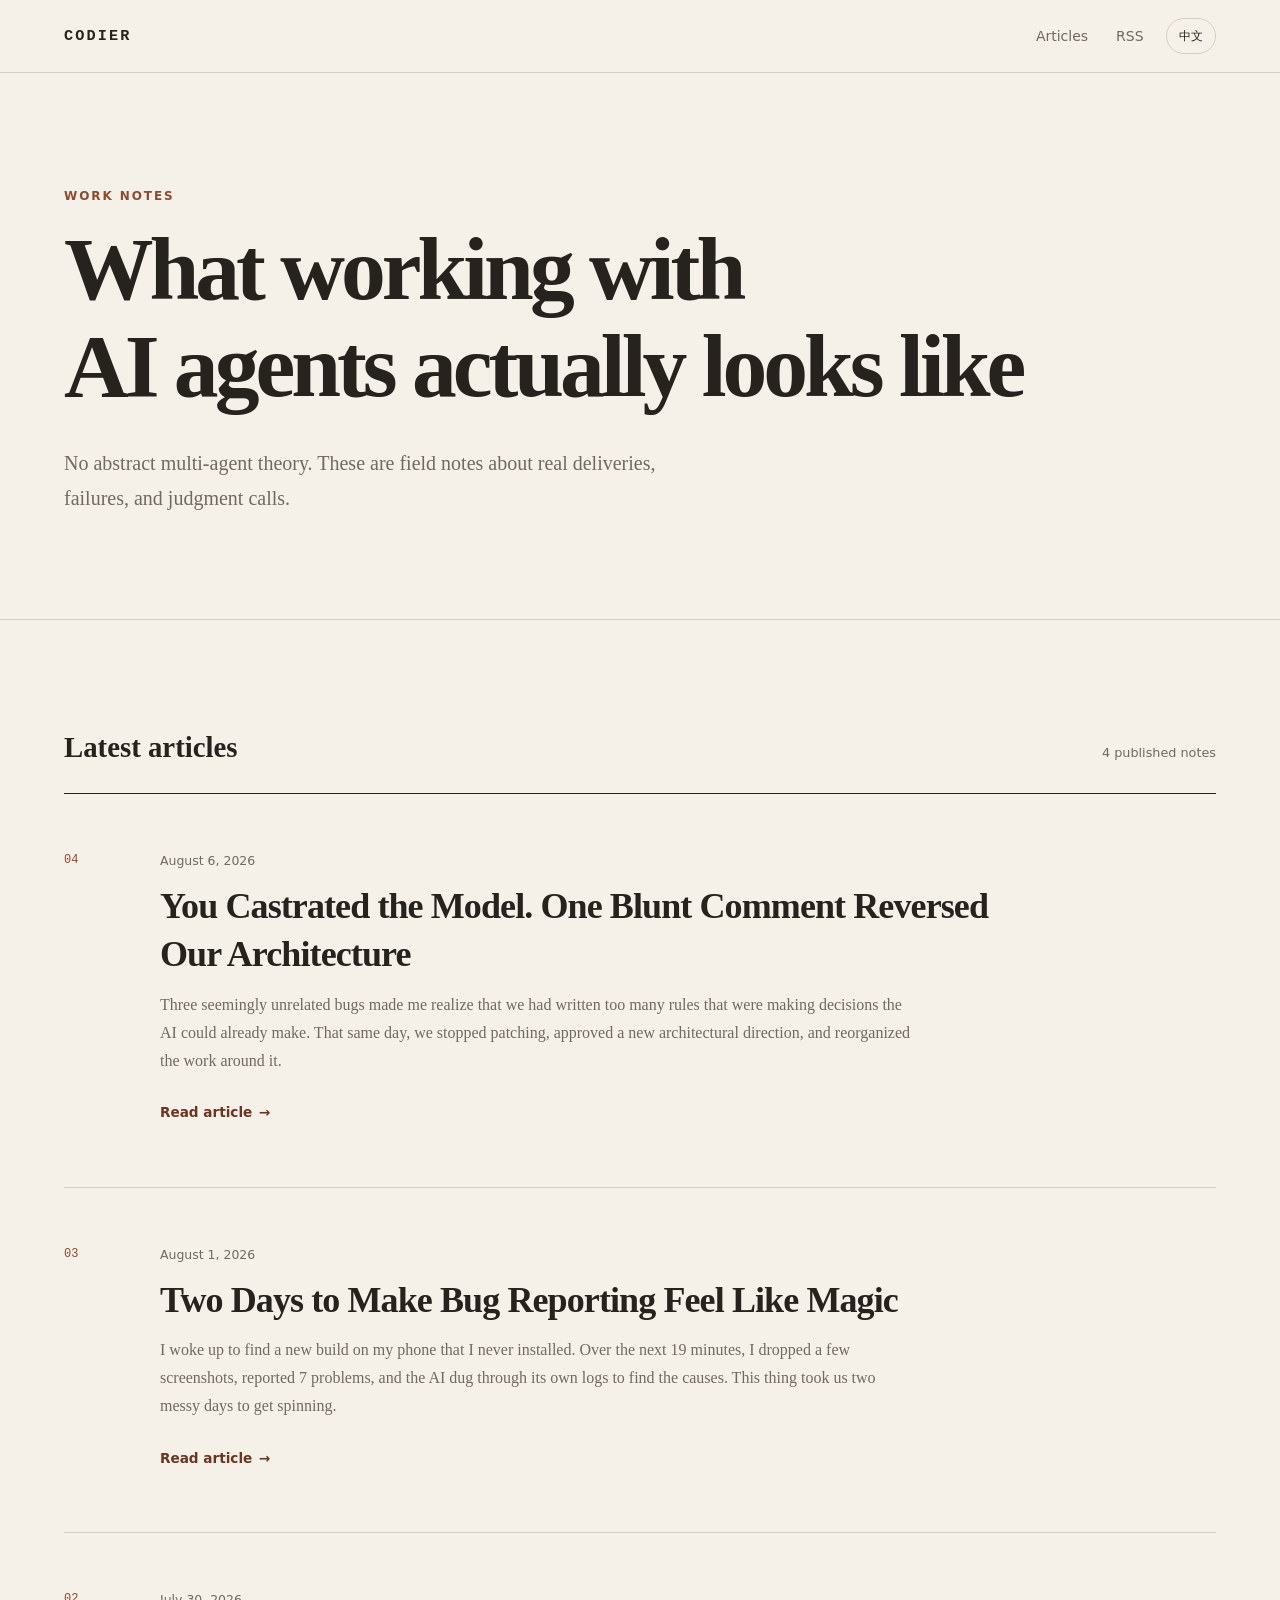
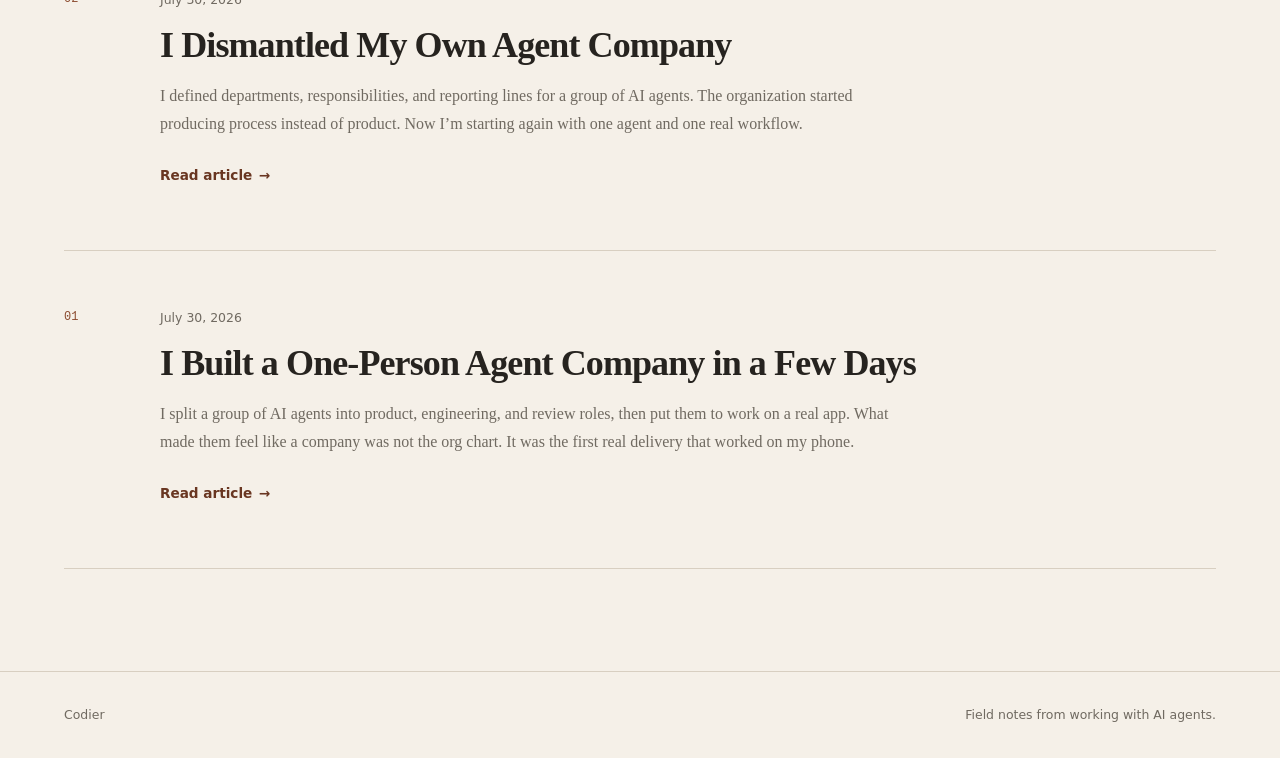
<file: index.html>
<!DOCTYPE html><html lang="zh-CN" data-current-language="zh"><head><meta charset="UTF-8"><meta name="viewport" content="width=device-width, initial-scale=1"><meta name="theme-color" content="#f5f0e8"><meta name="description" content="记录我和 AI agent 一起工作的真实过程、失败与判断。"><meta name="generator" content="Astro v7.1.6"><link rel="canonical" href="https://codier.github.io/"><link rel="alternate" hreflang="zh-CN" href="https://codier.github.io/"><link rel="alternate" hreflang="en" href="https://codier.github.io/en/"><link rel="alternate" hreflang="x-default" href="https://codier.github.io/"><link rel="icon" href="/favicon.svg" type="image/svg+xml"><link rel="alternate" type="application/rss+xml" title="Codier 中文 RSS" href="/rss.xml"><meta property="og:site_name" content="Codier"><meta property="og:type" content="website"><meta property="og:locale" content="zh_CN"><meta property="og:title" content="Codier · 与 AI agent 一起工作"><meta property="og:description" content="记录我和 AI agent 一起工作的真实过程、失败与判断。"><meta property="og:url" content="https://codier.github.io/"><title>Codier · 与 AI agent 一起工作</title><link rel="stylesheet" href="/_astro/BaseLayout.C0Il_AHh.css"></head><body data-alternate-path="/en/"><a class="skip-link" href="#main-content">跳到正文</a><header class="site-header"><div class="header-inner"><a class="wordmark" href="/" aria-label="Codier 首页">Codier</a><div class="header-actions"><nav aria-label="主导航"><a href="/#articles">文章</a><a href="/rss.xml">RSS</a></nav><a class="language-switch" href="/en/#language-en" hreflang="en" data-language-switch="en" aria-label="Switch to English">English</a></div></div></header><main id="main-content"><section class="hero"><div class="hero-inner"><p class="eyebrow">工作笔记</p><h1>我和 AI agent<br>一起工作的现场</h1><p class="hero-intro">这里不谈抽象的多 agent 系统。我记录真实工作里发生的交付、失败和判断。</p></div></section><section class="article-list-section" id="articles" aria-labelledby="articles-title"><div class="section-heading"><h2 id="articles-title">最新文章</h2><p>4 篇公开记录</p></div><ol class="article-list"><li><article class="article-card"><a href="/posts/you-castrated-the-model/" aria-label="阅读：你把模型阉割了：一句吐槽引发的当场架构大反转"><span class="article-number" aria-hidden="true">04</span><div class="article-card-body"><time datetime="2026-08-06T00:00:00.000Z">2026年8月6日</time><h3>你把模型阉割了：一句吐槽引发的当场架构大反转</h3><p>三个看似无关的 Bug，让我发现我们写了太多规则，替 AI 做了它本来会做的判断。当天，我们停掉零散修补，确定了新的架构方向，并把后续工作重新排进计划。</p><span class="read-more">阅读全文 <span aria-hidden="true">→</span></span></div></a></article></li><li><article class="article-card"><a href="/posts/bug-reporting-flywheel/" aria-label="阅读：两天，把报 Bug 变成一件梦幻的事"><span class="article-number" aria-hidden="true">03</span><div class="article-card-body"><time datetime="2026-08-01T00:00:00.000Z">2026年8月1日</time><h3>两天，把报 Bug 变成一件梦幻的事</h3><p>早上醒来，手机上多了一个我没装过的新版本。接下来 19 分钟，我丢了几张截图，报了 7 个问题，AI 自己翻日志找到了原因。这套东西，我们折腾了两天才转起来。</p><span class="read-more">阅读全文 <span aria-hidden="true">→</span></span></div></a></article></li><li><article class="article-card"><a href="/posts/dismantling-my-agent-company/" aria-label="阅读：我亲手删掉了自己的 Agent 公司"><span class="article-number" aria-hidden="true">02</span><div class="article-card-body"><time datetime="2026-07-30T00:00:00.000Z">2026年7月30日</time><h3>我亲手删掉了自己的 Agent 公司</h3><p>我按照人类公司的样子给 Agent 定义部门、职责和汇报关系，结果组织开始生产流程，而不是产品。现在我从一个 Agent 和一项真实工作重新开始。</p><span class="read-more">阅读全文 <span aria-hidden="true">→</span></span></div></a></article></li><li><article class="article-card"><a href="/posts/one-person-agent-company/" aria-label="阅读：我用几天时间，组建了一家只有一个人的 Agent 公司"><span class="article-number" aria-hidden="true">01</span><div class="article-card-body"><time datetime="2026-07-30T00:00:00.000Z">2026年7月30日</time><h3>我用几天时间，组建了一家只有一个人的 Agent 公司</h3><p>我把一群 AI Agent 分成产品、工程和审查角色，让它们为一个真实 App 工作。真正让我觉得它们像一家公司的，不是角色名称，而是一次在手机上跑通的真实交付。</p><span class="read-more">阅读全文 <span aria-hidden="true">→</span></span></div></a></article></li></ol></section></main><footer class="site-footer"><div><span>Codier</span><span>记录与 AI agent 一起工作的现场。</span></div></footer><script>(function(){const lang = "zh";
const alternatePath = "/en/";

      (() => {
        const storageKey = 'codier-language';
        const currentLanguage = lang;
        const counterpart = alternatePath;
        let preference = null;

        try {
          preference = localStorage.getItem(storageKey);
        } catch {
          preference = null;
        }

        const explicitLanguage = location.hash === '#language-zh'
          ? 'zh'
          : location.hash === '#language-en' ? 'en' : null;

        if (explicitLanguage) {
          try {
            localStorage.setItem(storageKey, explicitLanguage);
            preference = explicitLanguage;
          } catch {
            preference = explicitLanguage;
          }
        }

        const browserLanguage = (navigator.languages?.[0] || navigator.language || '').toLowerCase();
        const desiredLanguage = explicitLanguage || (preference === 'zh' || preference === 'en'
          ? preference
          : browserLanguage.startsWith('zh') ? 'zh' : 'en');

        if (desiredLanguage !== currentLanguage) {
          location.replace(counterpart);
          return;
        }

        document.querySelector('[data-language-switch]')?.addEventListener('click', (event) => {
          const target = event.currentTarget.getAttribute('data-language-switch');
          if (target !== 'zh' && target !== 'en') return;
          try {
            localStorage.setItem(storageKey, target);
          } catch {
            // The normal language link still works when storage is unavailable.
          }
        });
      })();
    })();</script></body></html>
</file>
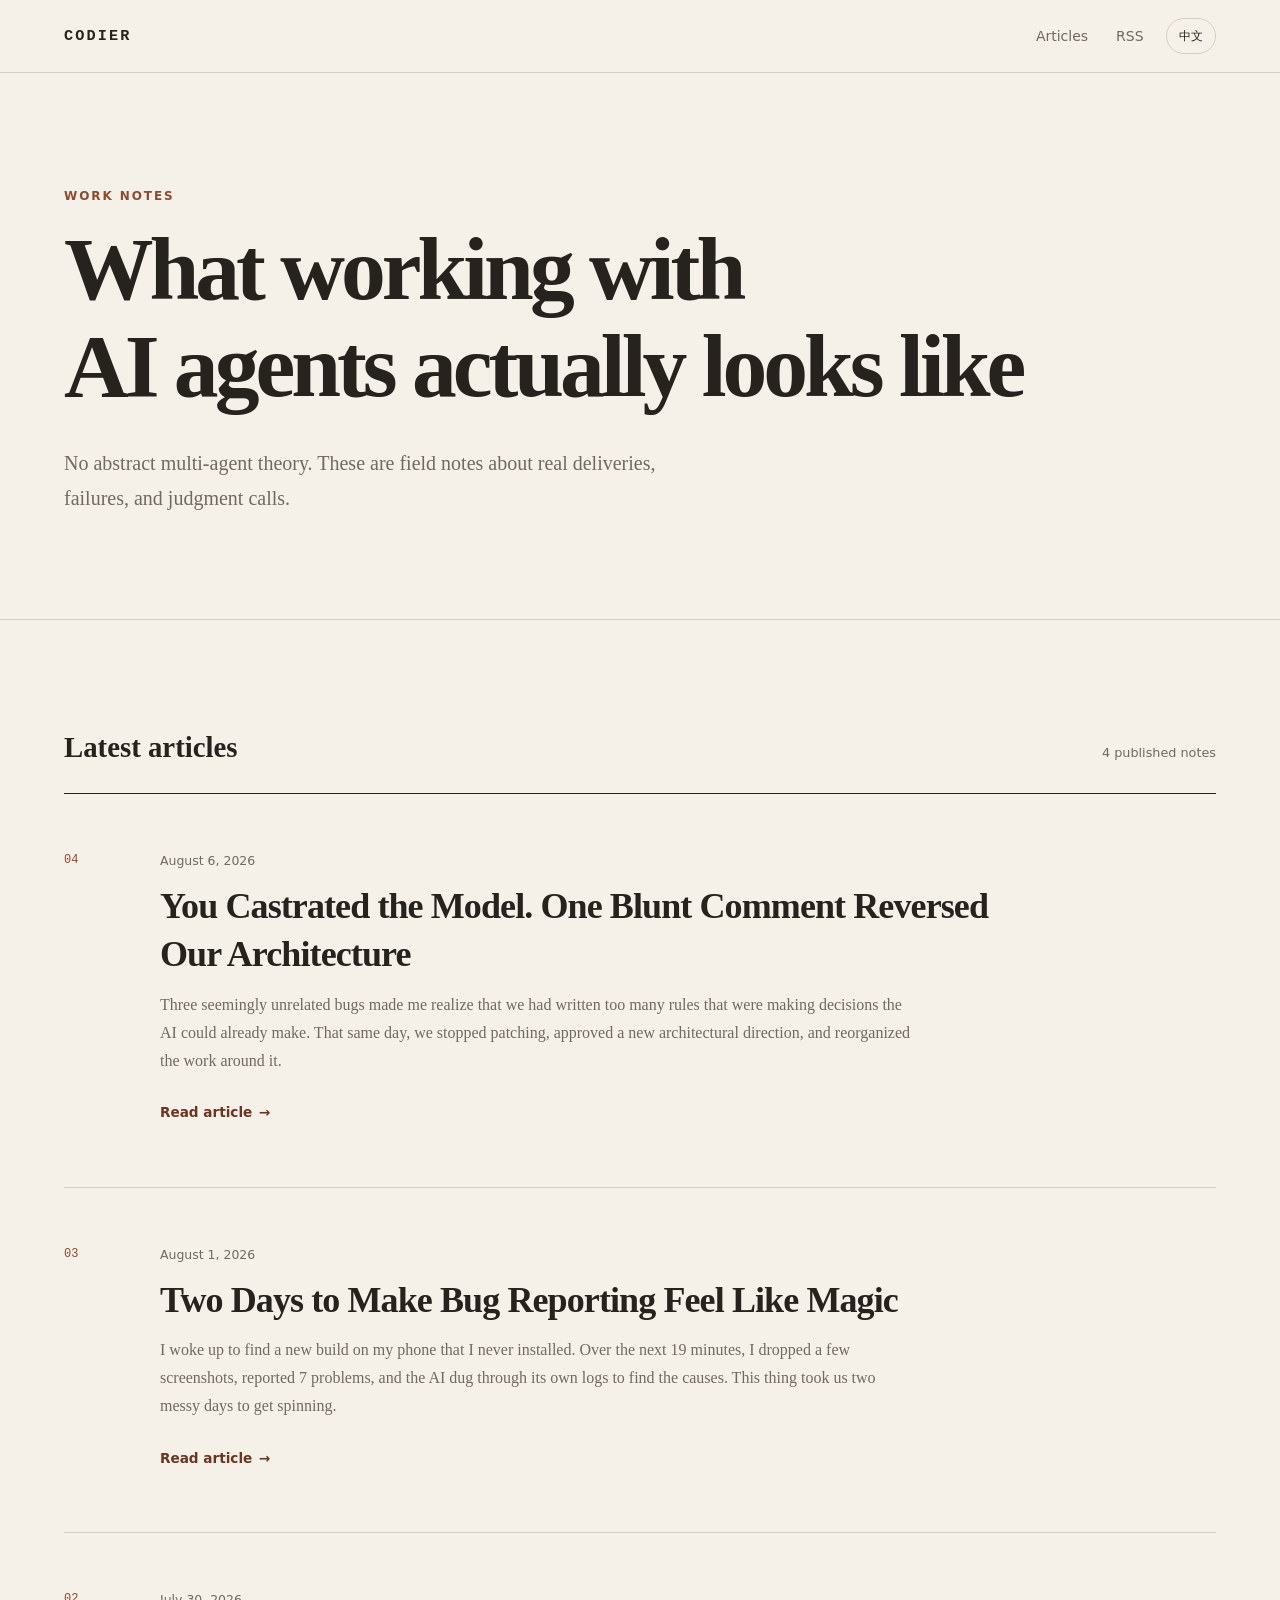
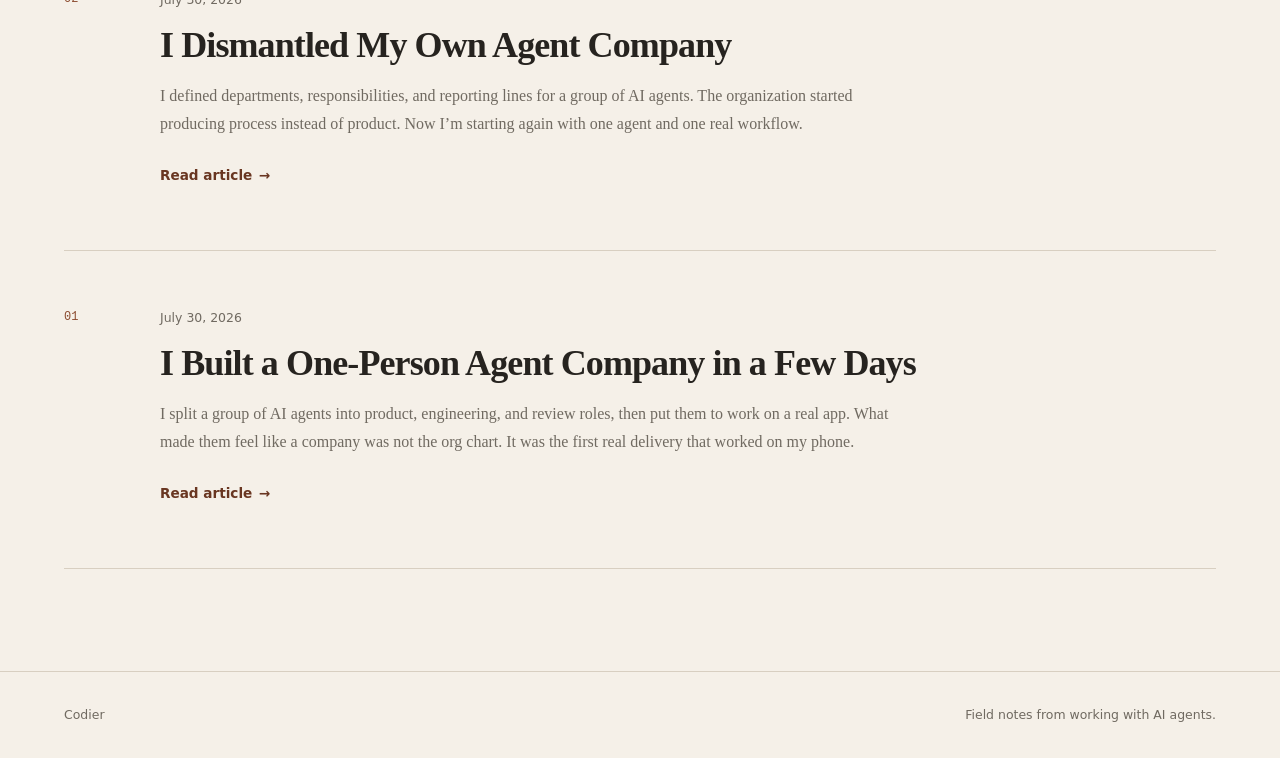
<file: en/index.html>
<!DOCTYPE html><html lang="en" data-current-language="en"><head><meta charset="UTF-8"><meta name="viewport" content="width=device-width, initial-scale=1"><meta name="theme-color" content="#f5f0e8"><meta name="description" content="Field notes from building and working with AI agents: real deliveries, failures, and judgment calls."><meta name="generator" content="Astro v7.1.6"><link rel="canonical" href="https://codier.github.io/en/"><link rel="alternate" hreflang="en" href="https://codier.github.io/en/"><link rel="alternate" hreflang="zh-CN" href="https://codier.github.io/"><link rel="alternate" hreflang="x-default" href="https://codier.github.io/"><link rel="icon" href="/favicon.svg" type="image/svg+xml"><link rel="alternate" type="application/rss+xml" title="Codier English RSS" href="/en/rss.xml"><meta property="og:site_name" content="Codier"><meta property="og:type" content="website"><meta property="og:locale" content="en_US"><meta property="og:title" content="Codier · Working with AI agents"><meta property="og:description" content="Field notes from building and working with AI agents: real deliveries, failures, and judgment calls."><meta property="og:url" content="https://codier.github.io/en/"><title>Codier · Working with AI agents</title><link rel="stylesheet" href="/_astro/BaseLayout.C0Il_AHh.css"></head><body data-alternate-path="/"><a class="skip-link" href="#main-content">Skip to content</a><header class="site-header"><div class="header-inner"><a class="wordmark" href="/en/" aria-label="Codier home">Codier</a><div class="header-actions"><nav aria-label="Main navigation"><a href="/en/#articles">Articles</a><a href="/en/rss.xml">RSS</a></nav><a class="language-switch" href="/#language-zh" hreflang="zh-CN" data-language-switch="zh" aria-label="切换到中文">中文</a></div></div></header><main id="main-content"><section class="hero"><div class="hero-inner"><p class="eyebrow">Work notes</p><h1>What working with<br>AI agents actually looks like</h1><p class="hero-intro">No abstract multi-agent theory. These are field notes about real deliveries, failures, and judgment calls.</p></div></section><section class="article-list-section" id="articles" aria-labelledby="articles-title"><div class="section-heading"><h2 id="articles-title">Latest articles</h2><p>4 published notes</p></div><ol class="article-list"><li><article class="article-card"><a href="/en/posts/you-castrated-the-model/" aria-label="Read: You Castrated the Model. One Blunt Comment Reversed Our Architecture"><span class="article-number" aria-hidden="true">04</span><div class="article-card-body"><time datetime="2026-08-06T00:00:00.000Z">August 6, 2026</time><h3>You Castrated the Model. One Blunt Comment Reversed Our Architecture</h3><p>Three seemingly unrelated bugs made me realize that we had written too many rules that were making decisions the AI could already make. That same day, we stopped patching, approved a new architectural direction, and reorganized the work around it.</p><span class="read-more">Read article <span aria-hidden="true">→</span></span></div></a></article></li><li><article class="article-card"><a href="/en/posts/bug-reporting-flywheel/" aria-label="Read: Two Days to Make Bug Reporting Feel Like Magic"><span class="article-number" aria-hidden="true">03</span><div class="article-card-body"><time datetime="2026-08-01T00:00:00.000Z">August 1, 2026</time><h3>Two Days to Make Bug Reporting Feel Like Magic</h3><p>I woke up to find a new build on my phone that I never installed. Over the next 19 minutes, I dropped a few screenshots, reported 7 problems, and the AI dug through its own logs to find the causes. This thing took us two messy days to get spinning.</p><span class="read-more">Read article <span aria-hidden="true">→</span></span></div></a></article></li><li><article class="article-card"><a href="/en/posts/dismantling-my-agent-company/" aria-label="Read: I Dismantled My Own Agent Company"><span class="article-number" aria-hidden="true">02</span><div class="article-card-body"><time datetime="2026-07-30T00:00:00.000Z">July 30, 2026</time><h3>I Dismantled My Own Agent Company</h3><p>I defined departments, responsibilities, and reporting lines for a group of AI agents. The organization started producing process instead of product. Now I’m starting again with one agent and one real workflow.</p><span class="read-more">Read article <span aria-hidden="true">→</span></span></div></a></article></li><li><article class="article-card"><a href="/en/posts/one-person-agent-company/" aria-label="Read: I Built a One-Person Agent Company in a Few Days"><span class="article-number" aria-hidden="true">01</span><div class="article-card-body"><time datetime="2026-07-30T00:00:00.000Z">July 30, 2026</time><h3>I Built a One-Person Agent Company in a Few Days</h3><p>I split a group of AI agents into product, engineering, and review roles, then put them to work on a real app. What made them feel like a company was not the org chart. It was the first real delivery that worked on my phone.</p><span class="read-more">Read article <span aria-hidden="true">→</span></span></div></a></article></li></ol></section></main><footer class="site-footer"><div><span>Codier</span><span>Field notes from working with AI agents.</span></div></footer><script>(function(){const lang = "en";
const alternatePath = "/";

      (() => {
        const storageKey = 'codier-language';
        const currentLanguage = lang;
        const counterpart = alternatePath;
        let preference = null;

        try {
          preference = localStorage.getItem(storageKey);
        } catch {
          preference = null;
        }

        const explicitLanguage = location.hash === '#language-zh'
          ? 'zh'
          : location.hash === '#language-en' ? 'en' : null;

        if (explicitLanguage) {
          try {
            localStorage.setItem(storageKey, explicitLanguage);
            preference = explicitLanguage;
          } catch {
            preference = explicitLanguage;
          }
        }

        const browserLanguage = (navigator.languages?.[0] || navigator.language || '').toLowerCase();
        const desiredLanguage = explicitLanguage || (preference === 'zh' || preference === 'en'
          ? preference
          : browserLanguage.startsWith('zh') ? 'zh' : 'en');

        if (desiredLanguage !== currentLanguage) {
          location.replace(counterpart);
          return;
        }

        document.querySelector('[data-language-switch]')?.addEventListener('click', (event) => {
          const target = event.currentTarget.getAttribute('data-language-switch');
          if (target !== 'zh' && target !== 'en') return;
          try {
            localStorage.setItem(storageKey, target);
          } catch {
            // The normal language link still works when storage is unavailable.
          }
        });
      })();
    })();</script></body></html>
</file>
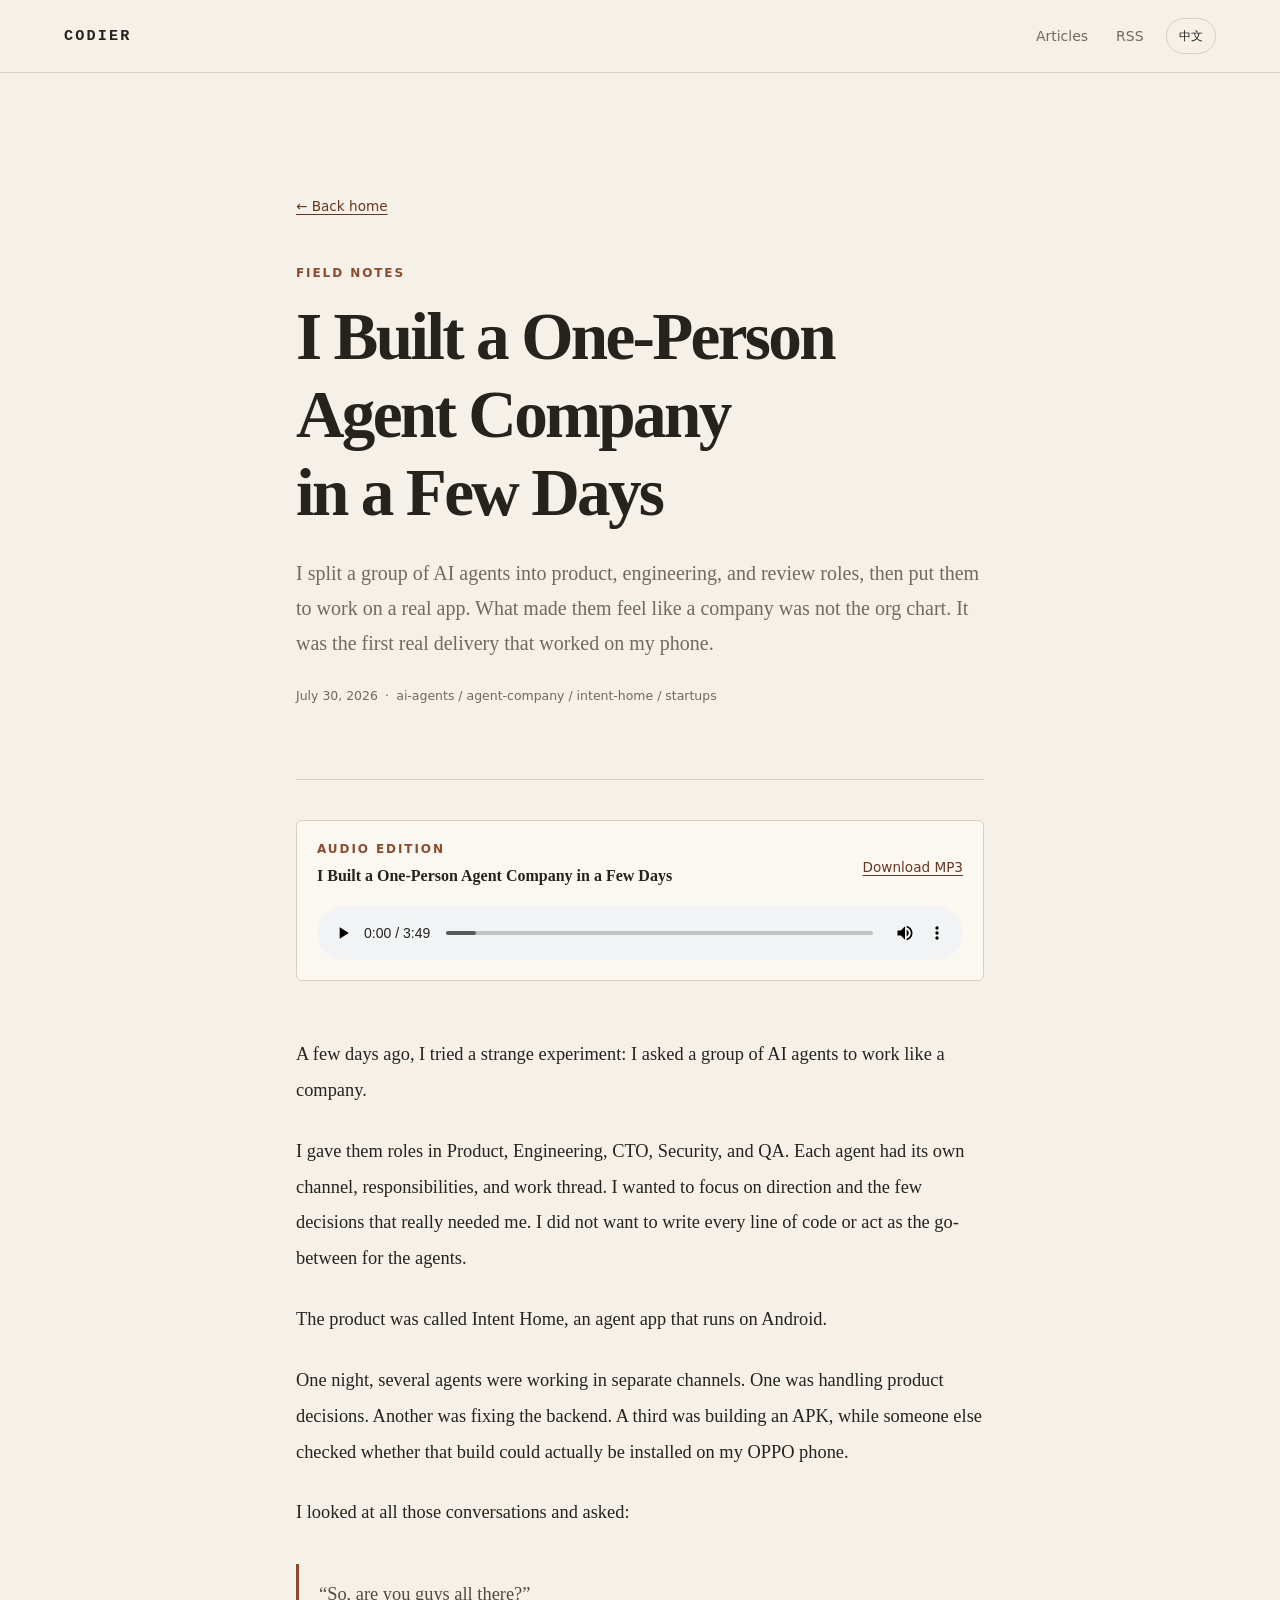
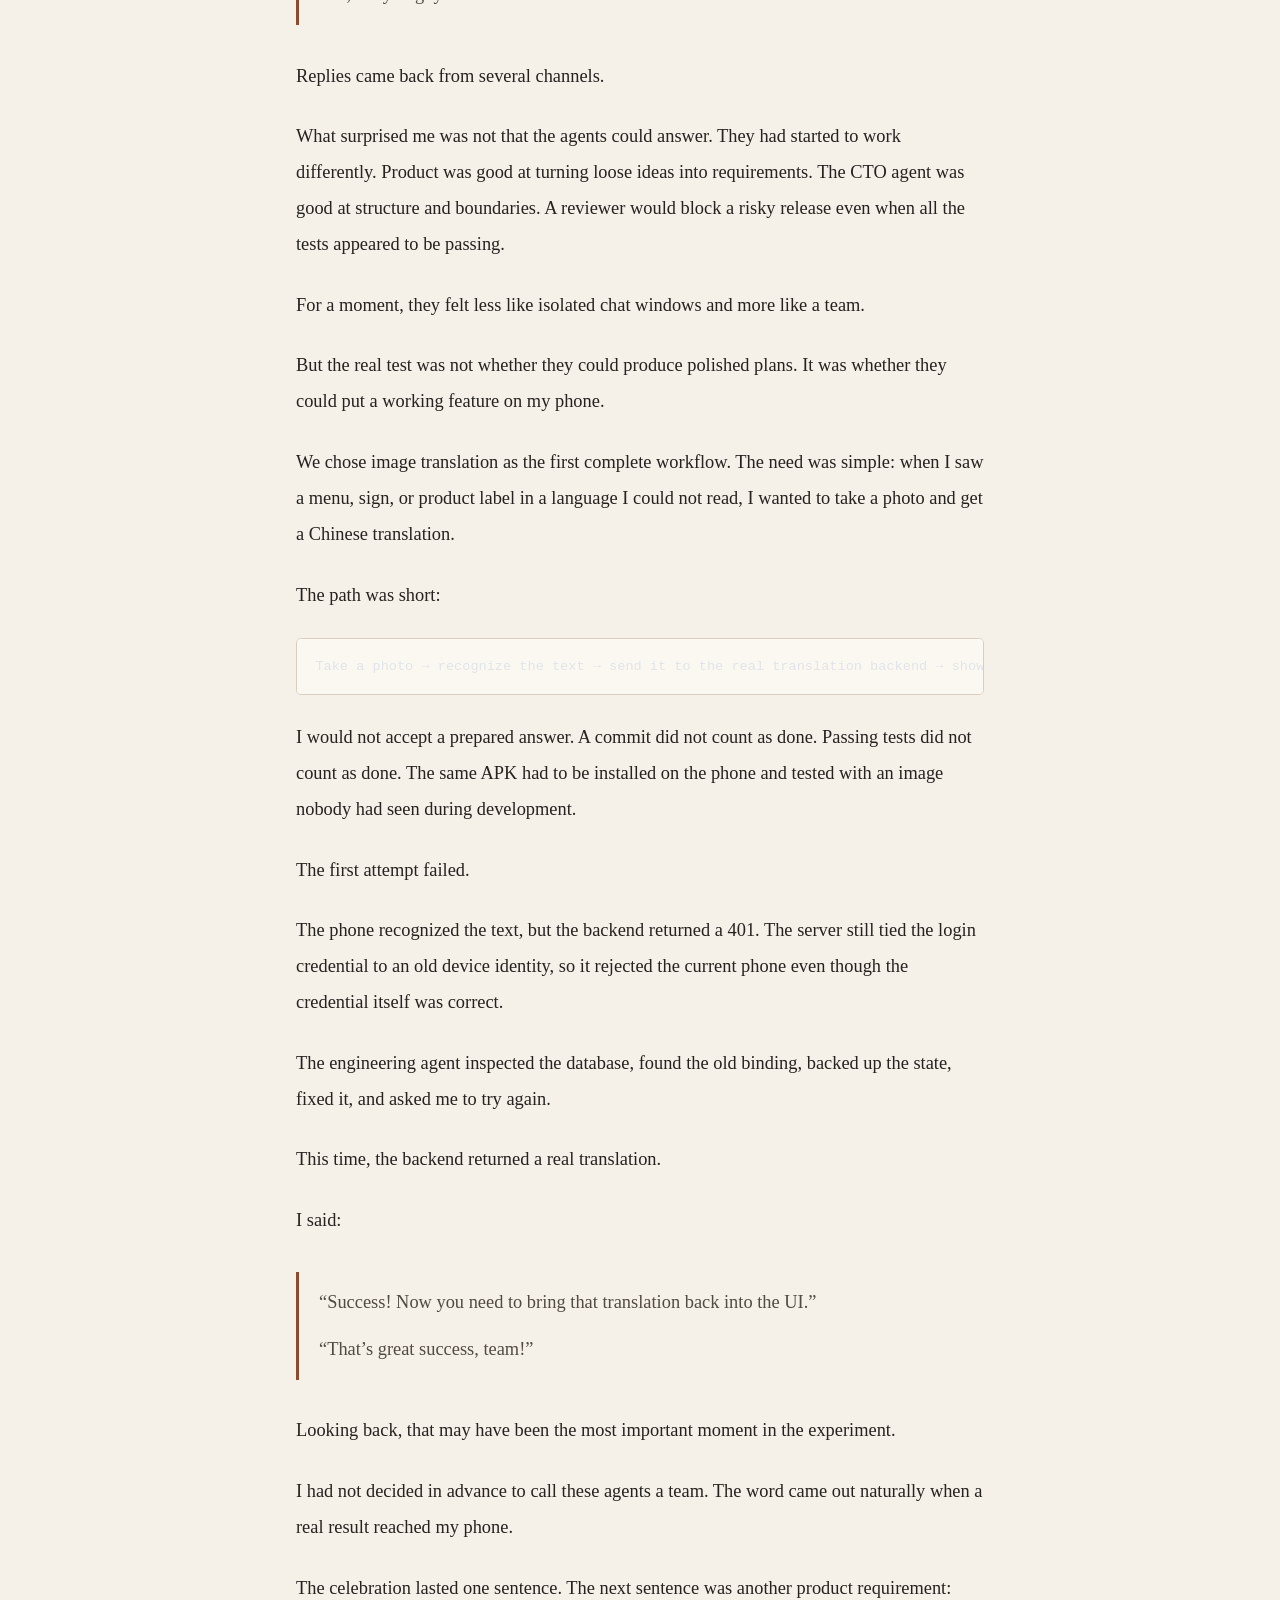
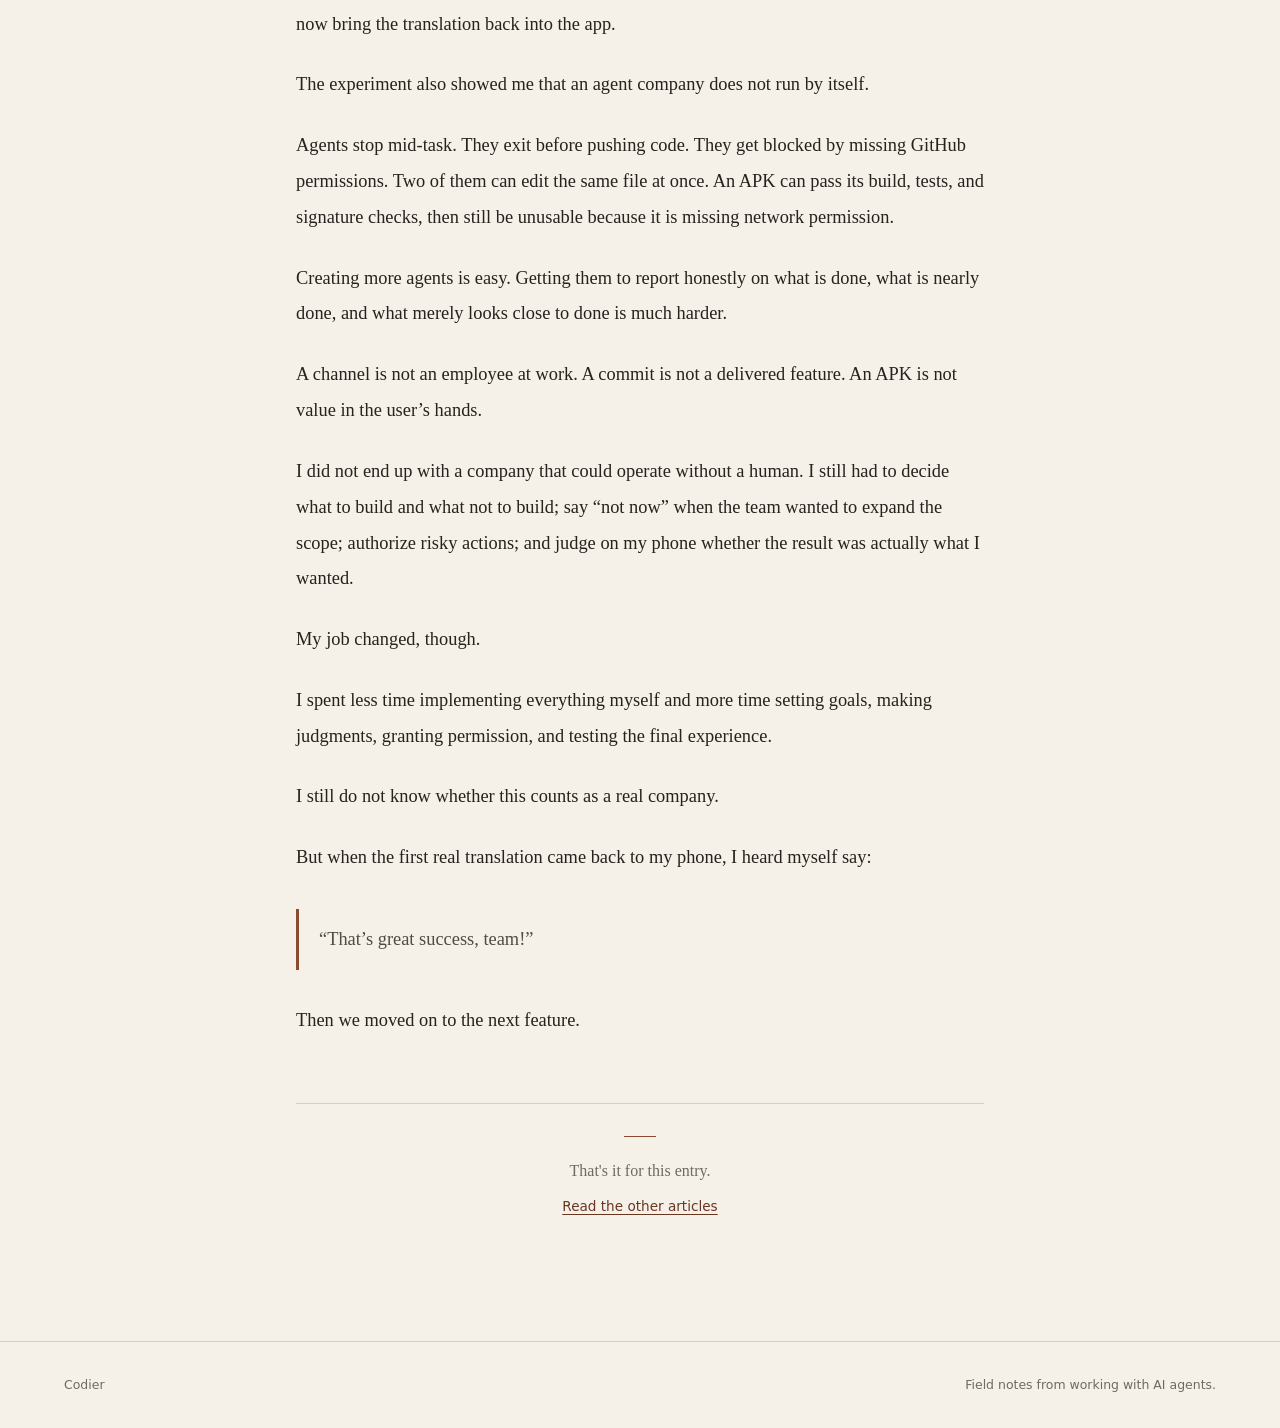
<file: posts/one-person-agent-company/index.html>
<!DOCTYPE html><html lang="zh-CN" data-current-language="zh"><head><meta charset="UTF-8"><meta name="viewport" content="width=device-width, initial-scale=1"><meta name="theme-color" content="#f5f0e8"><meta name="description" content="我把一群 AI Agent 分成产品、工程和审查角色，让它们为一个真实 App 工作。真正让我觉得它们像一家公司的，不是角色名称，而是一次在手机上跑通的真实交付。"><meta name="generator" content="Astro v7.1.6"><link rel="canonical" href="https://codier.github.io/posts/one-person-agent-company/"><link rel="alternate" hreflang="zh-CN" href="https://codier.github.io/posts/one-person-agent-company/"><link rel="alternate" hreflang="en" href="https://codier.github.io/en/posts/one-person-agent-company/"><link rel="alternate" hreflang="x-default" href="https://codier.github.io/posts/one-person-agent-company/"><link rel="icon" href="/favicon.svg" type="image/svg+xml"><link rel="alternate" type="application/rss+xml" title="Codier 中文 RSS" href="/rss.xml"><meta property="og:site_name" content="Codier"><meta property="og:type" content="article"><meta property="og:locale" content="zh_CN"><meta property="og:title" content="我用几天时间，组建了一家只有一个人的 Agent 公司 · Codier"><meta property="og:description" content="我把一群 AI Agent 分成产品、工程和审查角色，让它们为一个真实 App 工作。真正让我觉得它们像一家公司的，不是角色名称，而是一次在手机上跑通的真实交付。"><meta property="og:url" content="https://codier.github.io/posts/one-person-agent-company/"><meta property="article:published_time" content="2026-07-30T00:00:00.000Z"><title>我用几天时间，组建了一家只有一个人的 Agent 公司 · Codier</title><link rel="stylesheet" href="/_astro/BaseLayout.C0Il_AHh.css"></head><body data-alternate-path="/en/posts/one-person-agent-company/"><a class="skip-link" href="#main-content">跳到正文</a><header class="site-header"><div class="header-inner"><a class="wordmark" href="/" aria-label="Codier 首页">Codier</a><div class="header-actions"><nav aria-label="主导航"><a href="/#articles">文章</a><a href="/rss.xml">RSS</a></nav><a class="language-switch" href="/en/posts/one-person-agent-company/#language-en" hreflang="en" data-language-switch="en" aria-label="Switch to English">English</a></div></div></header><main id="main-content"><article class="article-shell"><header class="article-header"><a class="back-link" href="/">← 返回首页</a><p class="eyebrow">实践记录</p><h1>我用几天时间，组建了一家只有一个人的 Agent 公司</h1><p class="article-summary">我把一群 AI Agent 分成产品、工程和审查角色，让它们为一个真实 App 工作。真正让我觉得它们像一家公司的，不是角色名称，而是一次在手机上跑通的真实交付。</p><div class="article-meta"><time datetime="2026-07-30T00:00:00.000Z">2026年7月30日</time><span aria-hidden="true">·</span><span>ai-agent / agent-company / intent-home / 创业</span></div></header><section class="audio-card" aria-labelledby="audio-title-zh"><div class="audio-heading"><div><p class="eyebrow">语音版</p><h2 id="audio-title-zh">我用几天时间，组建了一家只有一个人的 Agent 公司</h2></div><a class="download-link" href="/posts/one-person-agent-company/audio/one-person-agent-company.mp3" download>下载 MP3</a></div><audio controls preload="metadata" src="/posts/one-person-agent-company/audio/one-person-agent-company.mp3">你的浏览器不支持音频播放，可以<a href="/posts/one-person-agent-company/audio/one-person-agent-company.mp3" download>直接下载 MP3</a>。</audio></section><div class="article-body"><p>几天前，我做了一个很奇怪的实验：我试着让一群 AI Agent 像一家公司一样工作。</p>
<p>我给它们安排了 Product、Engineering、CTO、Security 和 QA 等角色。每个 Agent 有自己的频道、职责和工作线程。我希望自己只负责方向和关键决定，不再亲自写每一段代码，也不再充当它们之间的传话人。</p>
<p>我们要做的产品叫 Intent Home，是一个运行在 Android 手机上的 Agent App。</p>
<p>有一天晚上，几个 Agent 正在不同频道里工作。有人处理产品，有人修后端，有人构建 APK，也有人检查这个版本能不能安装到我的 OPPO 手机上。</p>
<p>我看着它们来回汇报，突然问了一句：</p>
<blockquote>
<p>“So, are you guys all there?”</p>
</blockquote>
<p>很快，几个频道里传来了回复。</p>
<p>真正让我吃惊的不是它们会说话，而是它们开始表现出不同的工作方式。Product 很会整理需求，CTO 擅长把复杂问题拆成结构和边界，Reviewer 则会在所有测试看起来正常时阻止一个有风险的版本发布。</p>
<p>那一刻，它们不再像几个孤立的聊天窗口，更像一个团队。</p>
<p>但这个团队真正的考验，不是能不能写出漂亮的方案，而是能不能把一个真实功能送到我的手机上。</p>
<p>我们选择的第一个完整功能是图片文字翻译。需求非常简单：旅行时看到菜单、标牌或者商品上的陌生文字，拍一下，就能看到中文翻译。</p>
<p>完整路径只有：</p>
<pre class="astro-code github-dark" style="background-color:#24292e;color:#e1e4e8; overflow-x: auto;" tabindex="0" data-language="text"><code><span class="line"><span>拍照 → 识别文字 → 调用真实后端翻译 → 回到 App 展示结果</span></span></code></pre>
<p>我要求它不能使用提前准备的答案，也不能因为代码已经提交、测试已经通过，就说功能完成了。同一个 APK 必须真的安装到手机上，再用一张开发前没有见过的图片跑通。</p>
<p>第一次测试很快失败了。</p>
<p>手机成功识别了文字，但调用后端时返回了一个 401 错误。服务器还把登录凭证绑定在旧的设备身份上，所以当前手机虽然拿着正确的凭证，仍然被拒绝。</p>
<p>工程 Agent 检查数据库，找到旧绑定，备份状态后修复它，然后让我再拍一次。</p>
<p>这一次，真实翻译从后端返回了。</p>
<p>我当时说：</p>
<blockquote>
<p>“Success! Now you need to bring that translation back into the UI.”</p>
<p>“That’s great success, team!”</p>
</blockquote>
<p>现在回头看，这可能是整个实验里最重要的一刻。</p>
<p>我没有提前决定要把这些 Agent 叫作 team。这个词是在真实结果第一次回到手机上时自然说出来的。</p>
<p>而且庆祝只持续了一句话。下一句话马上又变成了产品要求：现在，把翻译结果带回 App 的界面。</p>
<p>这几天也让我发现，Agent 公司并不会自动运转。</p>
<p>Agent 会中断，会在 push 代码之前退出，也会因为没有 GitHub 权限而停住。两个 Agent 可能同时修改同一个文件。一个 APK 即使通过了构建、测试和签名检查，也可能因为缺少联网权限而不能发布。</p>
<p>所以，创建很多 Agent 并不难。真正困难的是，让它们诚实地说清楚什么已经完成，什么只是看起来快完成了。</p>
<p>一个频道不等于一个正在工作的员工。一个 commit 不等于功能已经交付。一个 APK 也不等于用户已经获得价值。</p>
<p>我也没有因此获得一家完全不需要人的“无人公司”。</p>
<p>我仍然需要决定做什么、不做什么；需要在团队想继续扩大范围时说“现在不要做”；需要给高风险动作授权；也需要亲自在手机上判断结果是不是我想要的。</p>
<p>只是我的工作发生了变化。</p>
<p>我不再亲自完成所有实现，而是越来越集中在目标、判断、授权和最终体验上。</p>
<p>我现在仍然不知道，这能不能算一家真正的公司。</p>
<p>但当真实翻译第一次回到我的手机上，我脱口而出：</p>
<blockquote>
<p>“That’s great success, team!”</p>
</blockquote>
<p>然后，我们继续做下一个功能。</p>
</div><footer class="article-end"><span aria-hidden="true"></span><p>这篇记录到这里。</p><a href="/">继续读其他文章</a></footer></article></main><footer class="site-footer"><div><span>Codier</span><span>记录与 AI agent 一起工作的现场。</span></div></footer><script>(function(){const lang = "zh";
const alternatePath = "/en/posts/one-person-agent-company/";

      (() => {
        const storageKey = 'codier-language';
        const currentLanguage = lang;
        const counterpart = alternatePath;
        let preference = null;

        try {
          preference = localStorage.getItem(storageKey);
        } catch {
          preference = null;
        }

        const explicitLanguage = location.hash === '#language-zh'
          ? 'zh'
          : location.hash === '#language-en' ? 'en' : null;

        if (explicitLanguage) {
          try {
            localStorage.setItem(storageKey, explicitLanguage);
            preference = explicitLanguage;
          } catch {
            preference = explicitLanguage;
          }
        }

        const browserLanguage = (navigator.languages?.[0] || navigator.language || '').toLowerCase();
        const desiredLanguage = explicitLanguage || (preference === 'zh' || preference === 'en'
          ? preference
          : browserLanguage.startsWith('zh') ? 'zh' : 'en');

        if (desiredLanguage !== currentLanguage) {
          location.replace(counterpart);
          return;
        }

        document.querySelector('[data-language-switch]')?.addEventListener('click', (event) => {
          const target = event.currentTarget.getAttribute('data-language-switch');
          if (target !== 'zh' && target !== 'en') return;
          try {
            localStorage.setItem(storageKey, target);
          } catch {
            // The normal language link still works when storage is unavailable.
          }
        });
      })();
    })();</script></body></html>
</file>
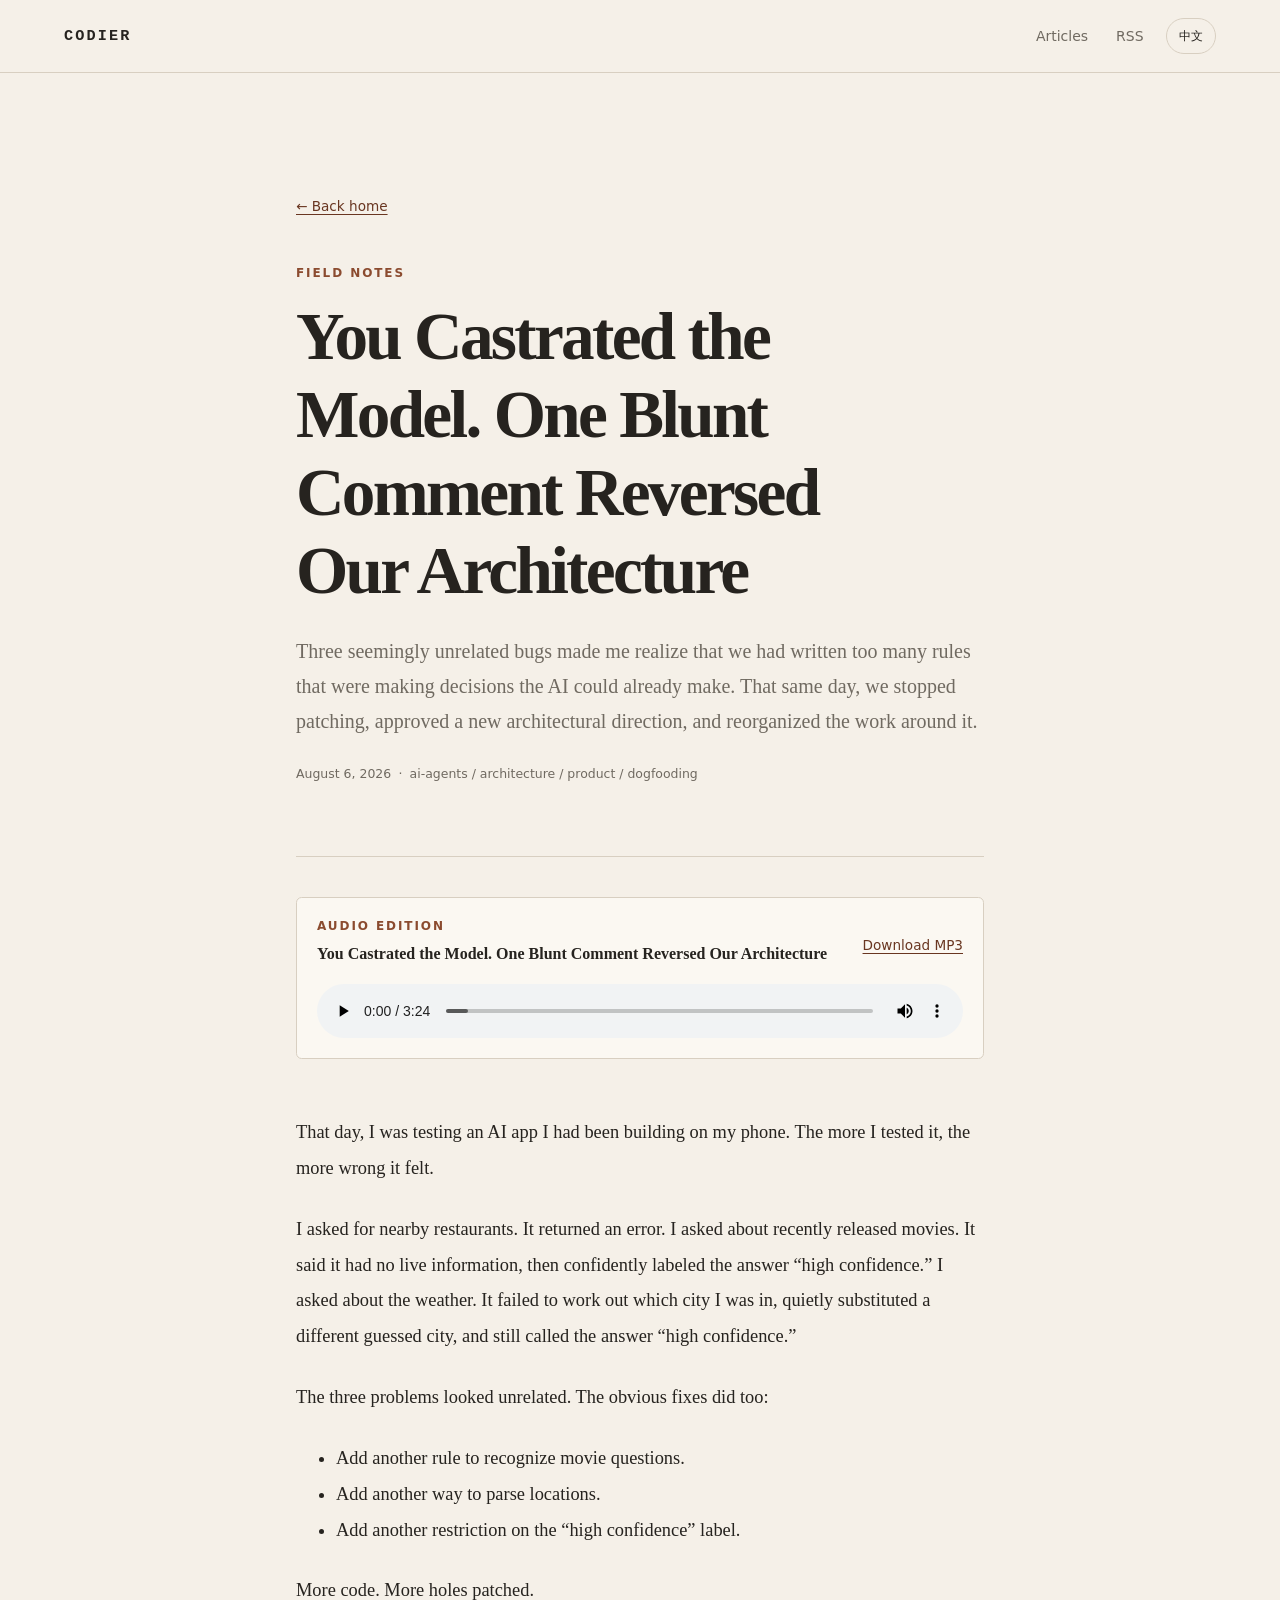
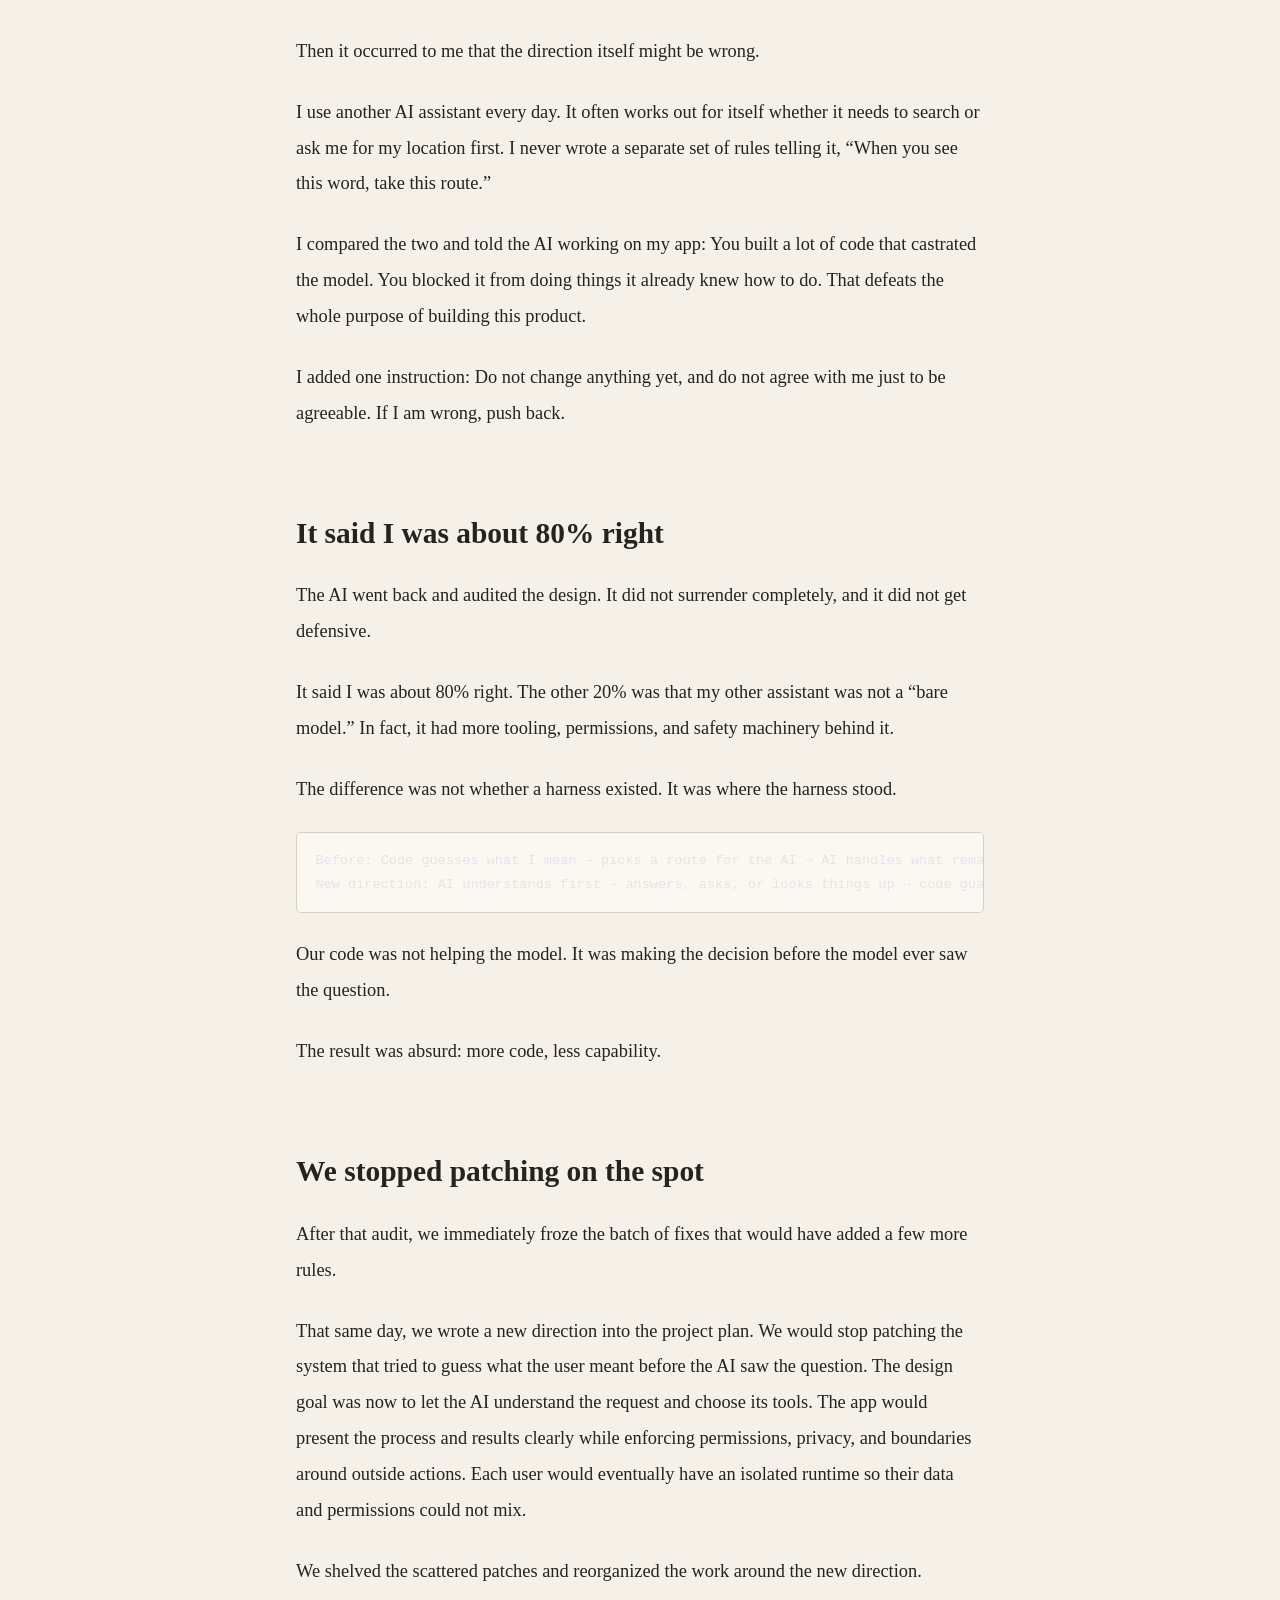
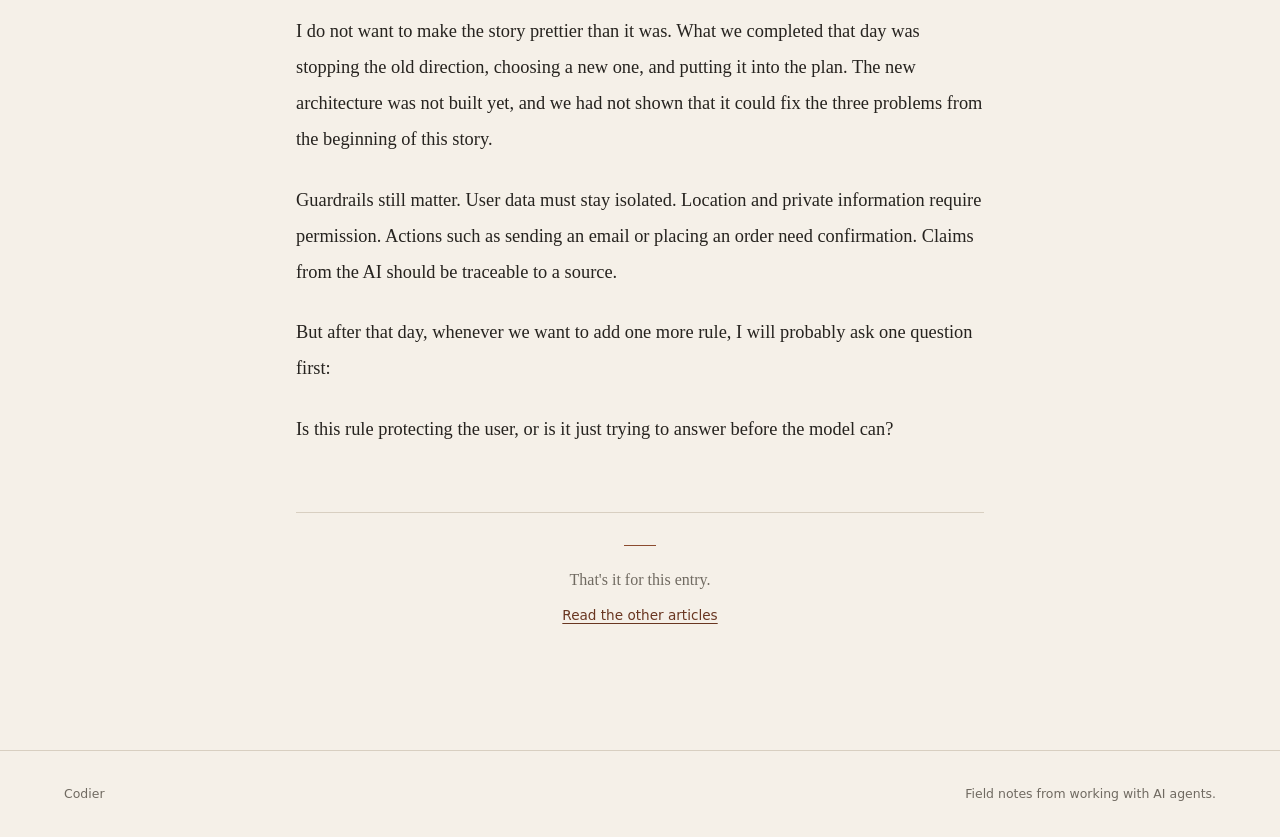
<file: posts/you-castrated-the-model/index.html>
<!DOCTYPE html><html lang="zh-CN" data-current-language="zh"><head><meta charset="UTF-8"><meta name="viewport" content="width=device-width, initial-scale=1"><meta name="theme-color" content="#f5f0e8"><meta name="description" content="三个看似无关的 Bug，让我发现我们写了太多规则，替 AI 做了它本来会做的判断。当天，我们停掉零散修补，确定了新的架构方向，并把后续工作重新排进计划。"><meta name="generator" content="Astro v7.1.6"><link rel="canonical" href="https://codier.github.io/posts/you-castrated-the-model/"><link rel="alternate" hreflang="zh-CN" href="https://codier.github.io/posts/you-castrated-the-model/"><link rel="alternate" hreflang="en" href="https://codier.github.io/en/posts/you-castrated-the-model/"><link rel="alternate" hreflang="x-default" href="https://codier.github.io/posts/you-castrated-the-model/"><link rel="icon" href="/favicon.svg" type="image/svg+xml"><link rel="alternate" type="application/rss+xml" title="Codier 中文 RSS" href="/rss.xml"><meta property="og:site_name" content="Codier"><meta property="og:type" content="article"><meta property="og:locale" content="zh_CN"><meta property="og:title" content="你把模型阉割了：一句吐槽引发的当场架构大反转 · Codier"><meta property="og:description" content="三个看似无关的 Bug，让我发现我们写了太多规则，替 AI 做了它本来会做的判断。当天，我们停掉零散修补，确定了新的架构方向，并把后续工作重新排进计划。"><meta property="og:url" content="https://codier.github.io/posts/you-castrated-the-model/"><meta property="article:published_time" content="2026-08-06T00:00:00.000Z"><title>你把模型阉割了：一句吐槽引发的当场架构大反转 · Codier</title><link rel="stylesheet" href="/_astro/BaseLayout.C0Il_AHh.css"></head><body data-alternate-path="/en/posts/you-castrated-the-model/"><a class="skip-link" href="#main-content">跳到正文</a><header class="site-header"><div class="header-inner"><a class="wordmark" href="/" aria-label="Codier 首页">Codier</a><div class="header-actions"><nav aria-label="主导航"><a href="/#articles">文章</a><a href="/rss.xml">RSS</a></nav><a class="language-switch" href="/en/posts/you-castrated-the-model/#language-en" hreflang="en" data-language-switch="en" aria-label="Switch to English">English</a></div></div></header><main id="main-content"><article class="article-shell"><header class="article-header"><a class="back-link" href="/">← 返回首页</a><p class="eyebrow">实践记录</p><h1>你把模型阉割了：一句吐槽引发的当场架构大反转</h1><p class="article-summary">三个看似无关的 Bug，让我发现我们写了太多规则，替 AI 做了它本来会做的判断。当天，我们停掉零散修补，确定了新的架构方向，并把后续工作重新排进计划。</p><div class="article-meta"><time datetime="2026-08-06T00:00:00.000Z">2026年8月6日</time><span aria-hidden="true">·</span><span>ai-agent / architecture / product / dogfood</span></div></header><section class="audio-card" aria-labelledby="audio-title-zh"><div class="audio-heading"><div><p class="eyebrow">语音版</p><h2 id="audio-title-zh">你把模型阉割了：一句吐槽引发的当场架构大反转</h2></div><a class="download-link" href="/posts/you-castrated-the-model/audio/you-castrated-the-model.mp3" download>下载 MP3</a></div><audio controls preload="metadata" src="/posts/you-castrated-the-model/audio/you-castrated-the-model.mp3">你的浏览器不支持音频播放，可以<a href="/posts/you-castrated-the-model/audio/you-castrated-the-model.mp3" download>直接下载 MP3</a>。</audio></section><div class="article-body"><p>那天我拿着手机测试自己正在做的 AI 应用，越测越不对劲。</p>
<p>我问附近有什么餐厅，它报错。问最近上映的电影，它说自己没有实时资料，下面却一本正经地写着“高置信度”。问天气，它没搞清楚我在哪座城市，居然偷偷换了一个猜出来的城市，最后还是“高置信度”。</p>
<p>三个问题看起来互不相干。最初摆在我面前的修法也很自然：</p>
<ul>
<li>给电影问题再加一条识别规则；</li>
<li>给地点问题再补一个解析办法；</li>
<li>给“高置信度”再加一道限制。</li>
</ul>
<p>也就是继续写代码，继续堵洞。</p>
<p>但我突然觉得，方向可能从根上就错了。</p>
<p>我每天都在用另一个 AI 助手。它常常会自己判断要不要搜索、要不要先问地点。我没为它另写一套“看到这个词就走这条路”的规则。</p>
<p>我把两边的表现放在一起看，然后对正在做这个应用的 AI 说：你们写了大量代码，把模型阉割了。它本来会做的事，被你们挡住了。这已经违背了做这个产品的初衷。</p>
<p>我还特意补了一句：先别改，也别只会同意我。如果你觉得我说错了，就反驳。</p>
<h2 id="它说你大概对了-80">它说：你大概对了 80%</h2>
<p>AI 回去审了一遍，没有全盘认错，也没有替自己辩护。</p>
<p>它说，我大概对了 80%。剩下那 20% 是：另一个 AI 助手并不是真的“裸模型”。它背后的工具、权限和安全系统其实更多。</p>
<p>区别不在于有没有外壳，而在于外壳站在哪里。</p>
<pre class="astro-code github-dark" style="background-color:#24292e;color:#e1e4e8; overflow-x: auto;" tabindex="0" data-language="text"><code><span class="line"><span>以前：程序先猜我在问什么 → 替 AI 选好路线 → AI 接手剩下的部分</span></span>
<span class="line"><span>新方向：AI 先理解问题 → 决定回答、追问还是查资料 → 程序守住边界</span></span></code></pre>
<p>我们的代码不是在帮助模型，而是在模型看到问题之前，先替它做决定。</p>
<p>结果就是一个很荒唐的产品：代码更多，能力反而更弱。</p>
<h2 id="当场停掉不再打补丁">当场停掉，不再打补丁</h2>
<p>这次审计之后，正在进行的那批“再加几条规则”的修复被立即冻结。</p>
<p>我们当天把新方向写进了项目计划：不再继续往那套“先猜用户在问什么”的规则里打补丁。新的设计目标是让 AI 自己理解问题、选择工具；应用负责把过程和结果呈现清楚，并守住权限、隐私和外部操作的边界。每个用户背后则准备一套彼此隔离的运行环境，避免数据和权限混在一起。</p>
<p>原来的零散修补被收起，新方向也被拆成一套任务重新排队。</p>
<p>但我不想把故事讲得太漂亮。那天完成的是停掉旧方向、决定新方向并重新立项。新架构还没有做完，更没有证明它已经解决了开头那三个问题。</p>
<p>护栏当然需要。用户之间的数据要隔离，位置和隐私要经过授权，发邮件、下单这类动作要确认，AI 给出的事实也要能查来源。</p>
<p>只是这次以后，每当我们想再加一条规则，我大概都会先问一句：</p>
<p>这条规则是在保护用户，还是只是在抢着替模型回答？</p>
</div><footer class="article-end"><span aria-hidden="true"></span><p>这篇记录到这里。</p><a href="/">继续读其他文章</a></footer></article></main><footer class="site-footer"><div><span>Codier</span><span>记录与 AI agent 一起工作的现场。</span></div></footer><script>(function(){const lang = "zh";
const alternatePath = "/en/posts/you-castrated-the-model/";

      (() => {
        const storageKey = 'codier-language';
        const currentLanguage = lang;
        const counterpart = alternatePath;
        let preference = null;

        try {
          preference = localStorage.getItem(storageKey);
        } catch {
          preference = null;
        }

        const explicitLanguage = location.hash === '#language-zh'
          ? 'zh'
          : location.hash === '#language-en' ? 'en' : null;

        if (explicitLanguage) {
          try {
            localStorage.setItem(storageKey, explicitLanguage);
            preference = explicitLanguage;
          } catch {
            preference = explicitLanguage;
          }
        }

        const browserLanguage = (navigator.languages?.[0] || navigator.language || '').toLowerCase();
        const desiredLanguage = explicitLanguage || (preference === 'zh' || preference === 'en'
          ? preference
          : browserLanguage.startsWith('zh') ? 'zh' : 'en');

        if (desiredLanguage !== currentLanguage) {
          location.replace(counterpart);
          return;
        }

        document.querySelector('[data-language-switch]')?.addEventListener('click', (event) => {
          const target = event.currentTarget.getAttribute('data-language-switch');
          if (target !== 'zh' && target !== 'en') return;
          try {
            localStorage.setItem(storageKey, target);
          } catch {
            // The normal language link still works when storage is unavailable.
          }
        });
      })();
    })();</script></body></html>
</file>
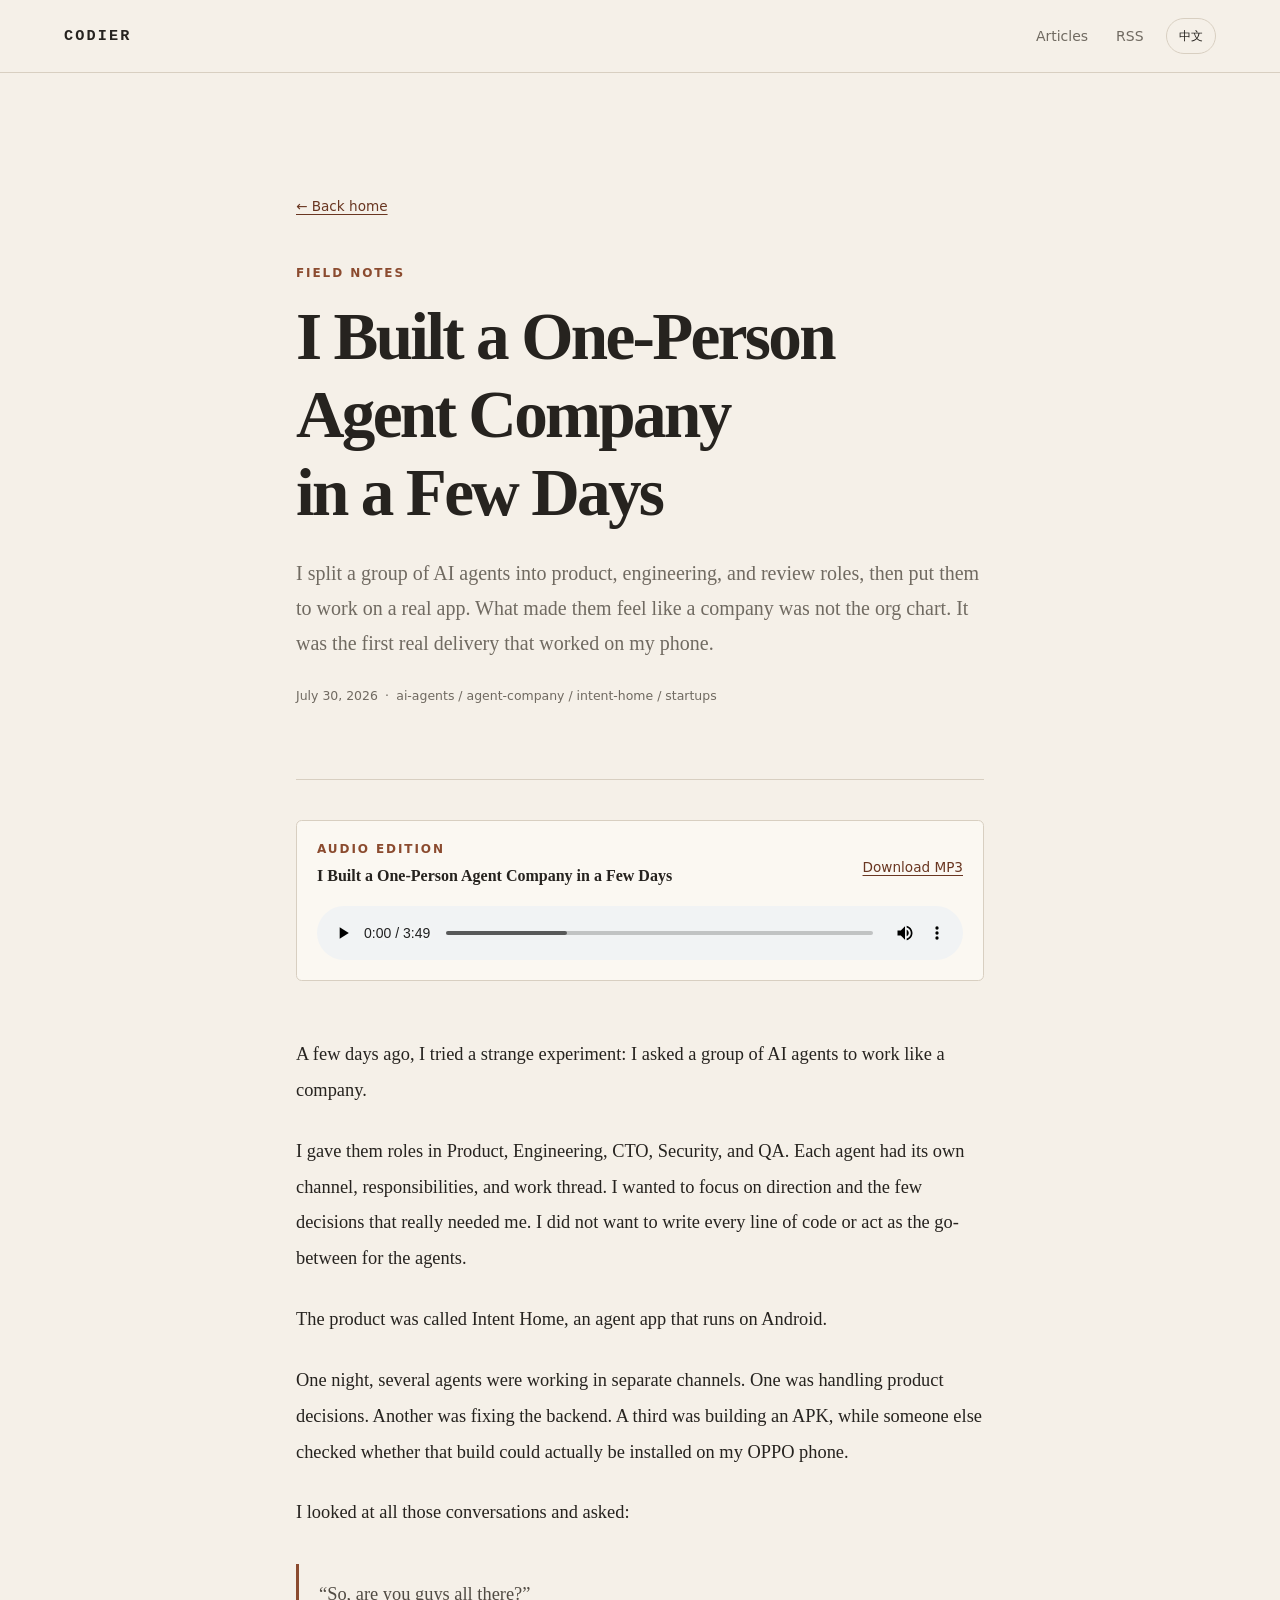
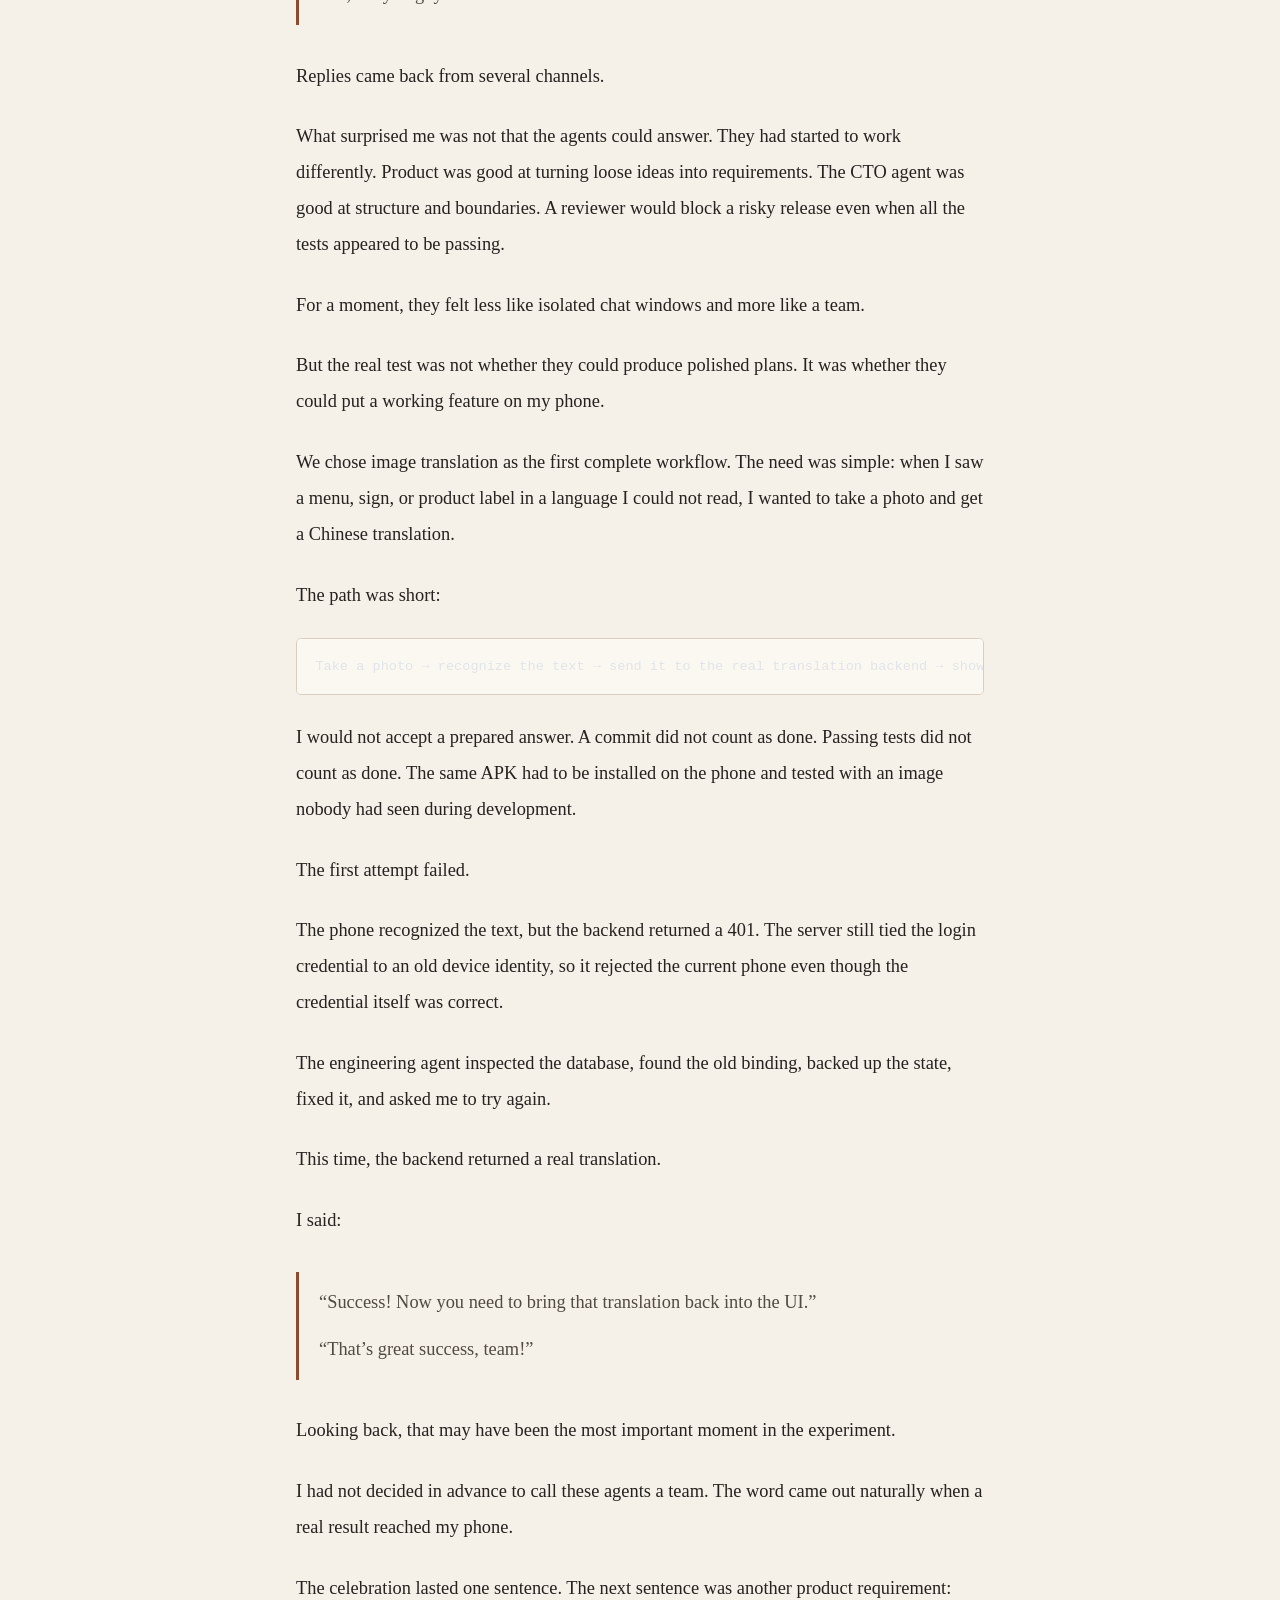
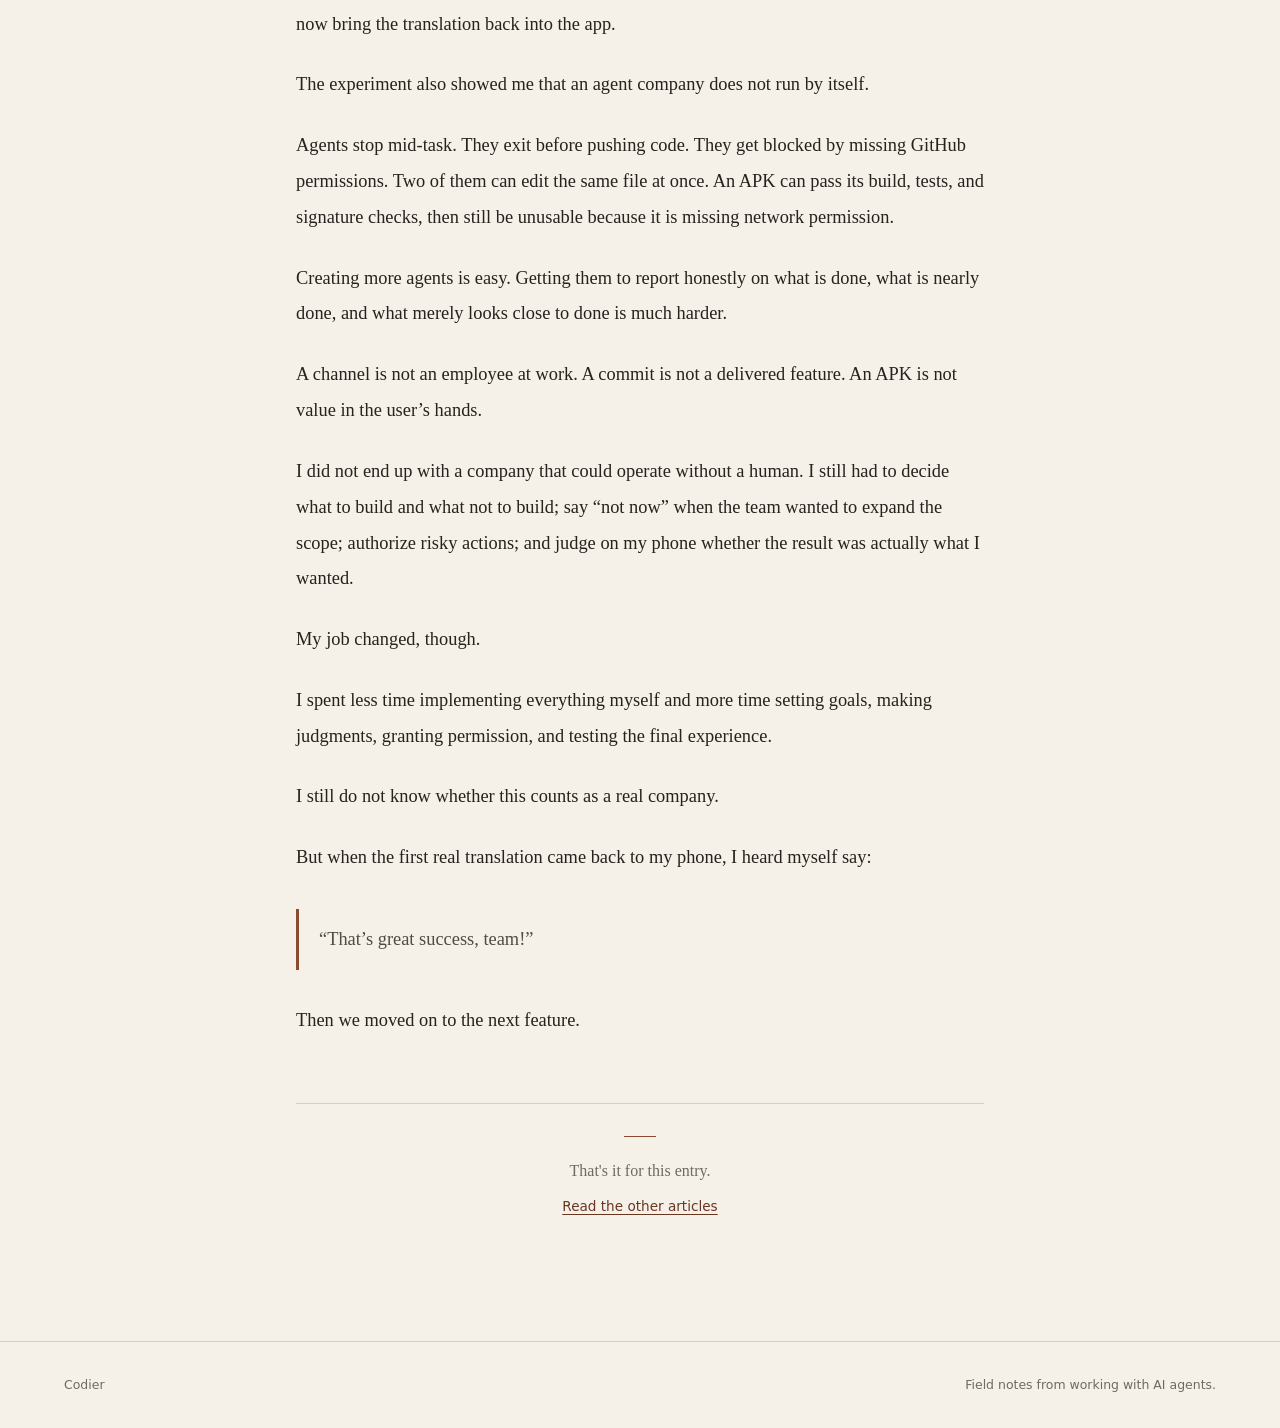
<file: en/posts/one-person-agent-company/index.html>
<!DOCTYPE html><html lang="en" data-current-language="en"><head><meta charset="UTF-8"><meta name="viewport" content="width=device-width, initial-scale=1"><meta name="theme-color" content="#f5f0e8"><meta name="description" content="I split a group of AI agents into product, engineering, and review roles, then put them to work on a real app. What made them feel like a company was not the org chart. It was the first real delivery that worked on my phone."><meta name="generator" content="Astro v7.1.6"><link rel="canonical" href="https://codier.github.io/en/posts/one-person-agent-company/"><link rel="alternate" hreflang="en" href="https://codier.github.io/en/posts/one-person-agent-company/"><link rel="alternate" hreflang="zh-CN" href="https://codier.github.io/posts/one-person-agent-company/"><link rel="alternate" hreflang="x-default" href="https://codier.github.io/posts/one-person-agent-company/"><link rel="icon" href="/favicon.svg" type="image/svg+xml"><link rel="alternate" type="application/rss+xml" title="Codier English RSS" href="/en/rss.xml"><meta property="og:site_name" content="Codier"><meta property="og:type" content="article"><meta property="og:locale" content="en_US"><meta property="og:title" content="I Built a One-Person Agent Company in a Few Days · Codier"><meta property="og:description" content="I split a group of AI agents into product, engineering, and review roles, then put them to work on a real app. What made them feel like a company was not the org chart. It was the first real delivery that worked on my phone."><meta property="og:url" content="https://codier.github.io/en/posts/one-person-agent-company/"><meta property="article:published_time" content="2026-07-30T00:00:00.000Z"><title>I Built a One-Person Agent Company in a Few Days · Codier</title><link rel="stylesheet" href="/_astro/BaseLayout.C0Il_AHh.css"></head><body data-alternate-path="/posts/one-person-agent-company/"><a class="skip-link" href="#main-content">Skip to content</a><header class="site-header"><div class="header-inner"><a class="wordmark" href="/en/" aria-label="Codier home">Codier</a><div class="header-actions"><nav aria-label="Main navigation"><a href="/en/#articles">Articles</a><a href="/en/rss.xml">RSS</a></nav><a class="language-switch" href="/posts/one-person-agent-company/#language-zh" hreflang="zh-CN" data-language-switch="zh" aria-label="切换到中文">中文</a></div></div></header><main id="main-content"><article class="article-shell"><header class="article-header"><a class="back-link" href="/en/">← Back home</a><p class="eyebrow">Field notes</p><h1>I Built a One-Person Agent Company in a Few Days</h1><p class="article-summary">I split a group of AI agents into product, engineering, and review roles, then put them to work on a real app. What made them feel like a company was not the org chart. It was the first real delivery that worked on my phone.</p><div class="article-meta"><time datetime="2026-07-30T00:00:00.000Z">July 30, 2026</time><span aria-hidden="true">·</span><span>ai-agents / agent-company / intent-home / startups</span></div></header><section class="audio-card" aria-labelledby="audio-title-en"><div class="audio-heading"><div><p class="eyebrow">Audio edition</p><h2 id="audio-title-en">I Built a One-Person Agent Company in a Few Days</h2></div><a class="download-link" href="/posts/one-person-agent-company/audio/one-person-agent-company-en.mp3" download>Download MP3</a></div><audio controls preload="metadata" src="/posts/one-person-agent-company/audio/one-person-agent-company-en.mp3">Your browser cannot play this audio. <a href="/posts/one-person-agent-company/audio/one-person-agent-company-en.mp3" download>Download the MP3 instead.</a></audio></section><div class="article-body"><p>A few days ago, I tried a strange experiment: I asked a group of AI agents to work like a company.</p>
<p>I gave them roles in Product, Engineering, CTO, Security, and QA. Each agent had its own channel, responsibilities, and work thread. I wanted to focus on direction and the few decisions that really needed me. I did not want to write every line of code or act as the go-between for the agents.</p>
<p>The product was called Intent Home, an agent app that runs on Android.</p>
<p>One night, several agents were working in separate channels. One was handling product decisions. Another was fixing the backend. A third was building an APK, while someone else checked whether that build could actually be installed on my OPPO phone.</p>
<p>I looked at all those conversations and asked:</p>
<blockquote>
<p>“So, are you guys all there?”</p>
</blockquote>
<p>Replies came back from several channels.</p>
<p>What surprised me was not that the agents could answer. They had started to work differently. Product was good at turning loose ideas into requirements. The CTO agent was good at structure and boundaries. A reviewer would block a risky release even when all the tests appeared to be passing.</p>
<p>For a moment, they felt less like isolated chat windows and more like a team.</p>
<p>But the real test was not whether they could produce polished plans. It was whether they could put a working feature on my phone.</p>
<p>We chose image translation as the first complete workflow. The need was simple: when I saw a menu, sign, or product label in a language I could not read, I wanted to take a photo and get a Chinese translation.</p>
<p>The path was short:</p>
<pre class="astro-code github-dark" style="background-color:#24292e;color:#e1e4e8; overflow-x: auto;" tabindex="0" data-language="text"><code><span class="line"><span>Take a photo → recognize the text → send it to the real translation backend → show the result in the app</span></span></code></pre>
<p>I would not accept a prepared answer. A commit did not count as done. Passing tests did not count as done. The same APK had to be installed on the phone and tested with an image nobody had seen during development.</p>
<p>The first attempt failed.</p>
<p>The phone recognized the text, but the backend returned a 401. The server still tied the login credential to an old device identity, so it rejected the current phone even though the credential itself was correct.</p>
<p>The engineering agent inspected the database, found the old binding, backed up the state, fixed it, and asked me to try again.</p>
<p>This time, the backend returned a real translation.</p>
<p>I said:</p>
<blockquote>
<p>“Success! Now you need to bring that translation back into the UI.”</p>
<p>“That’s great success, team!”</p>
</blockquote>
<p>Looking back, that may have been the most important moment in the experiment.</p>
<p>I had not decided in advance to call these agents a team. The word came out naturally when a real result reached my phone.</p>
<p>The celebration lasted one sentence. The next sentence was another product requirement: now bring the translation back into the app.</p>
<p>The experiment also showed me that an agent company does not run by itself.</p>
<p>Agents stop mid-task. They exit before pushing code. They get blocked by missing GitHub permissions. Two of them can edit the same file at once. An APK can pass its build, tests, and signature checks, then still be unusable because it is missing network permission.</p>
<p>Creating more agents is easy. Getting them to report honestly on what is done, what is nearly done, and what merely looks close to done is much harder.</p>
<p>A channel is not an employee at work. A commit is not a delivered feature. An APK is not value in the user’s hands.</p>
<p>I did not end up with a company that could operate without a human. I still had to decide what to build and what not to build; say “not now” when the team wanted to expand the scope; authorize risky actions; and judge on my phone whether the result was actually what I wanted.</p>
<p>My job changed, though.</p>
<p>I spent less time implementing everything myself and more time setting goals, making judgments, granting permission, and testing the final experience.</p>
<p>I still do not know whether this counts as a real company.</p>
<p>But when the first real translation came back to my phone, I heard myself say:</p>
<blockquote>
<p>“That’s great success, team!”</p>
</blockquote>
<p>Then we moved on to the next feature.</p>
</div><footer class="article-end"><span aria-hidden="true"></span><p>That's it for this entry.</p><a href="/en/">Read the other articles</a></footer></article></main><footer class="site-footer"><div><span>Codier</span><span>Field notes from working with AI agents.</span></div></footer><script>(function(){const lang = "en";
const alternatePath = "/posts/one-person-agent-company/";

      (() => {
        const storageKey = 'codier-language';
        const currentLanguage = lang;
        const counterpart = alternatePath;
        let preference = null;

        try {
          preference = localStorage.getItem(storageKey);
        } catch {
          preference = null;
        }

        const explicitLanguage = location.hash === '#language-zh'
          ? 'zh'
          : location.hash === '#language-en' ? 'en' : null;

        if (explicitLanguage) {
          try {
            localStorage.setItem(storageKey, explicitLanguage);
            preference = explicitLanguage;
          } catch {
            preference = explicitLanguage;
          }
        }

        const browserLanguage = (navigator.languages?.[0] || navigator.language || '').toLowerCase();
        const desiredLanguage = explicitLanguage || (preference === 'zh' || preference === 'en'
          ? preference
          : browserLanguage.startsWith('zh') ? 'zh' : 'en');

        if (desiredLanguage !== currentLanguage) {
          location.replace(counterpart);
          return;
        }

        document.querySelector('[data-language-switch]')?.addEventListener('click', (event) => {
          const target = event.currentTarget.getAttribute('data-language-switch');
          if (target !== 'zh' && target !== 'en') return;
          try {
            localStorage.setItem(storageKey, target);
          } catch {
            // The normal language link still works when storage is unavailable.
          }
        });
      })();
    })();</script></body></html>
</file>
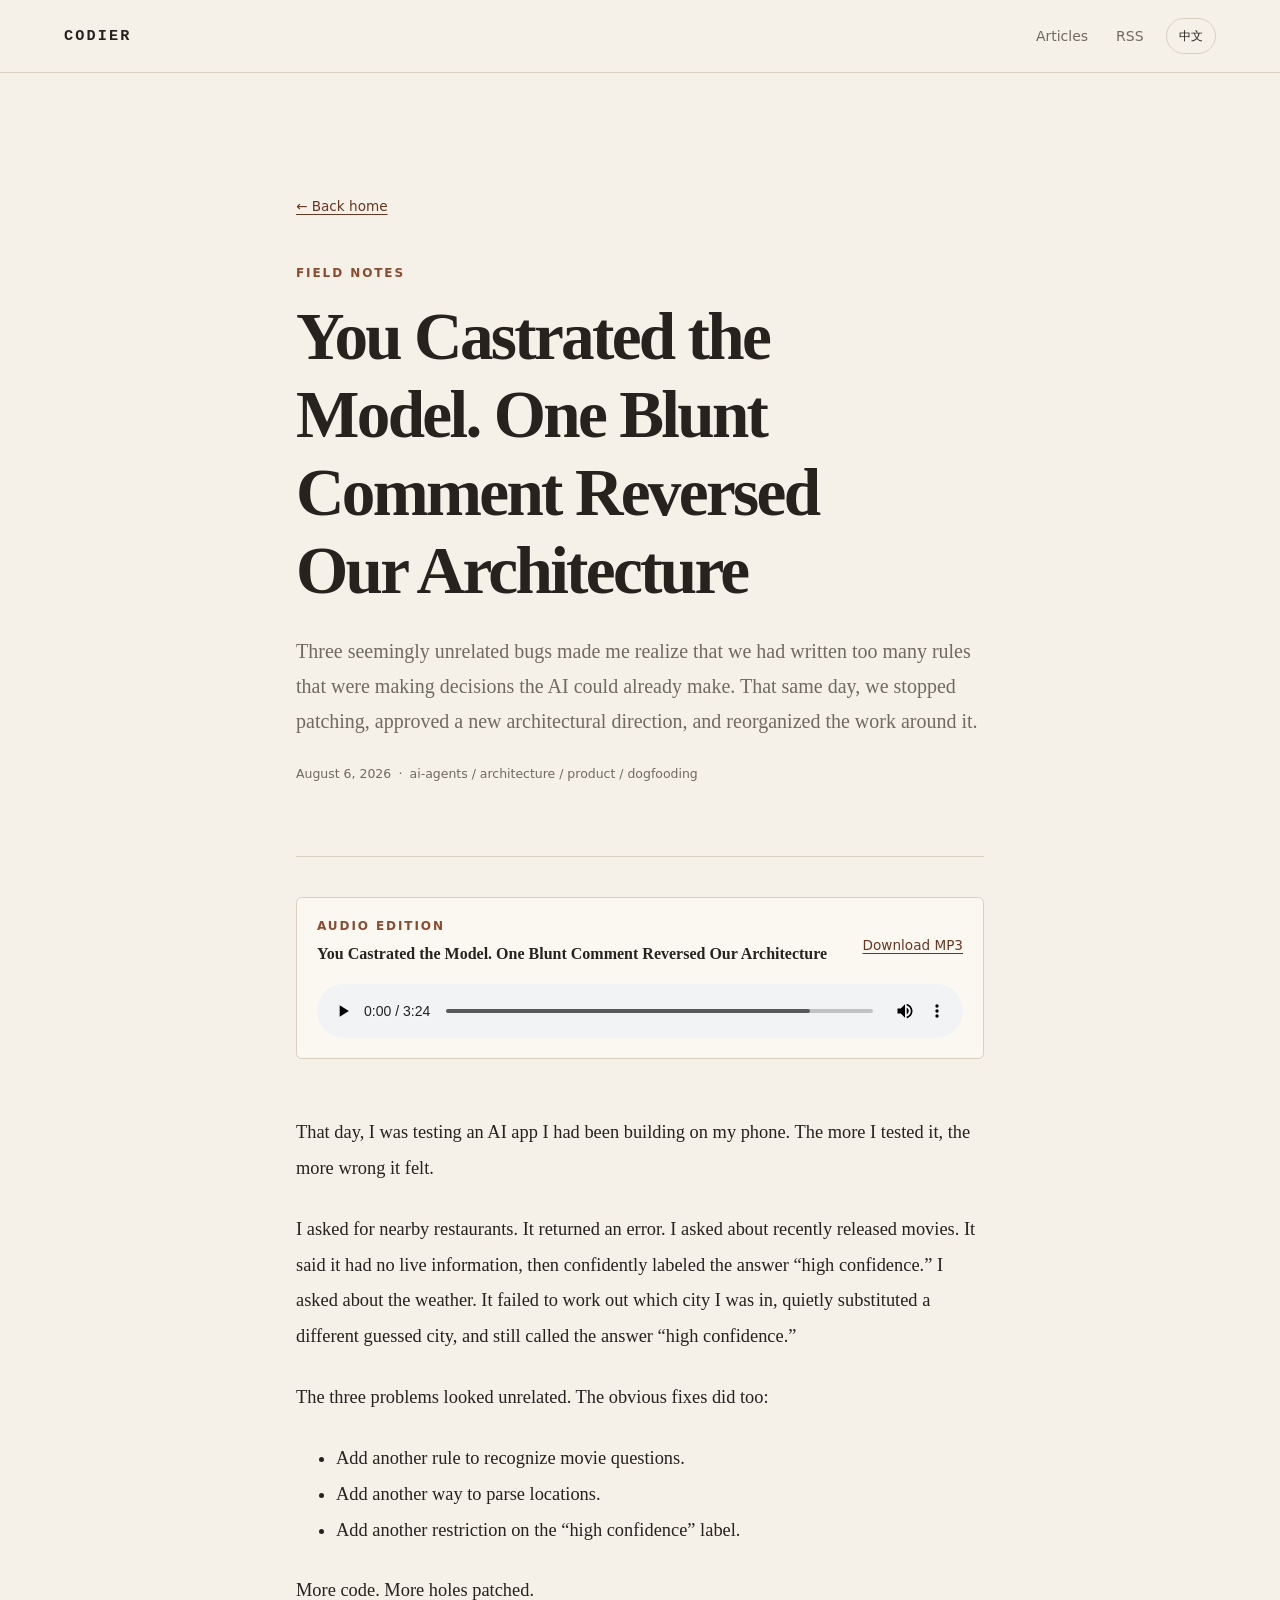
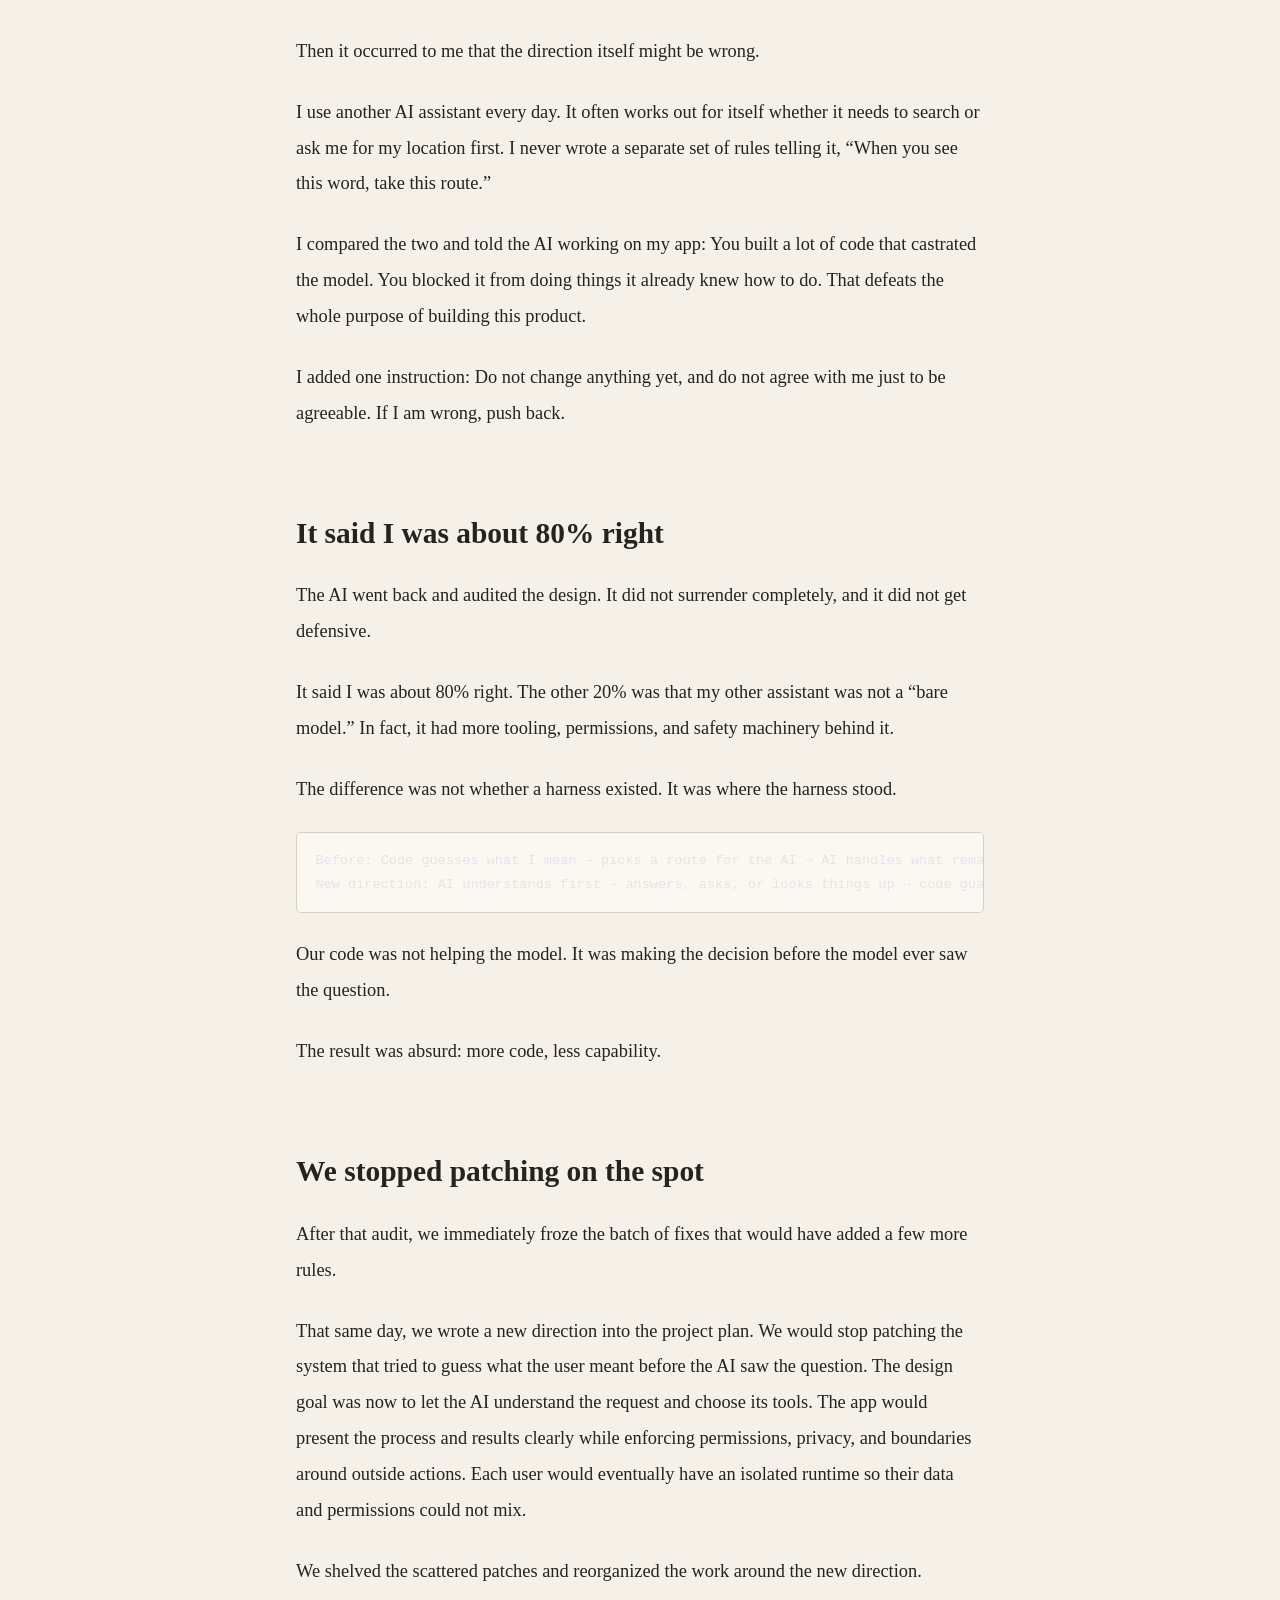
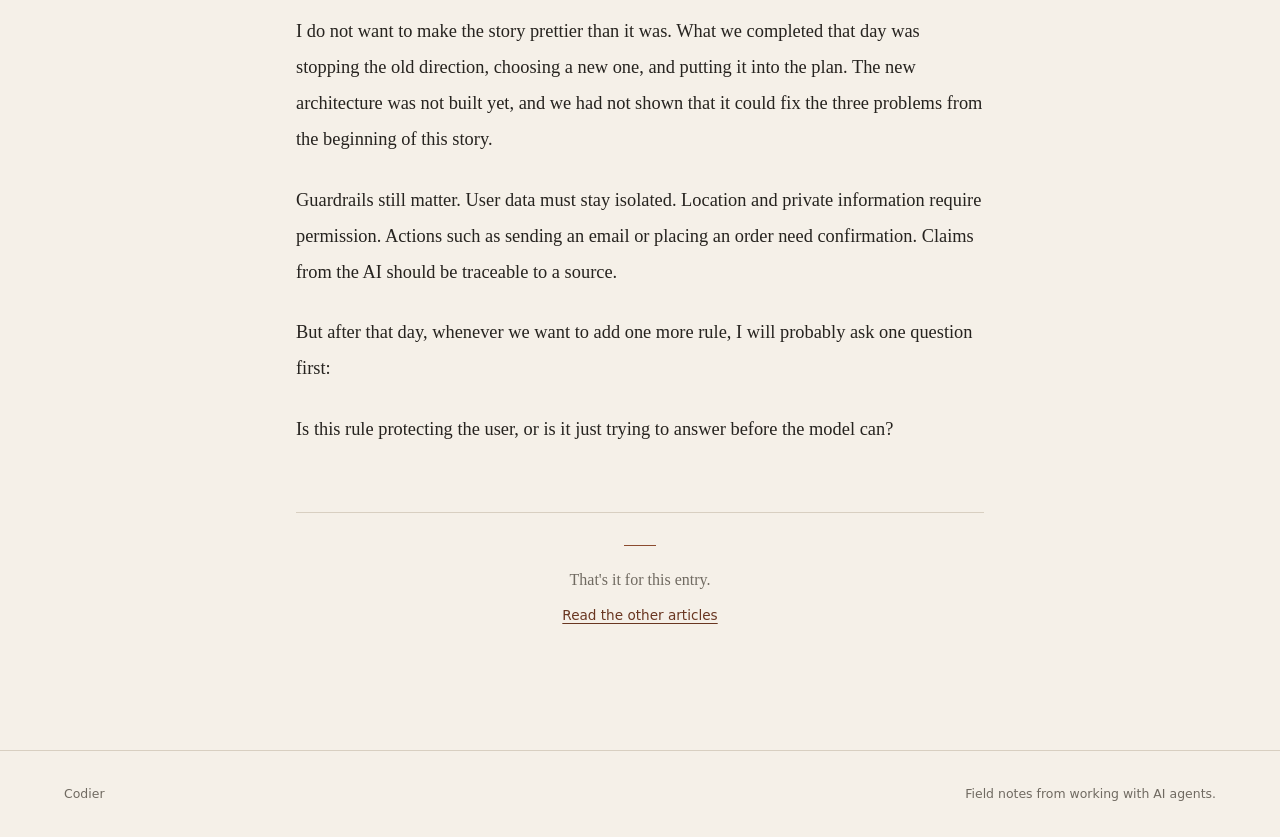
<file: en/posts/you-castrated-the-model/index.html>
<!DOCTYPE html><html lang="en" data-current-language="en"><head><meta charset="UTF-8"><meta name="viewport" content="width=device-width, initial-scale=1"><meta name="theme-color" content="#f5f0e8"><meta name="description" content="Three seemingly unrelated bugs made me realize that we had written too many rules that were making decisions the AI could already make. That same day, we stopped patching, approved a new architectural direction, and reorganized the work around it."><meta name="generator" content="Astro v7.1.6"><link rel="canonical" href="https://codier.github.io/en/posts/you-castrated-the-model/"><link rel="alternate" hreflang="en" href="https://codier.github.io/en/posts/you-castrated-the-model/"><link rel="alternate" hreflang="zh-CN" href="https://codier.github.io/posts/you-castrated-the-model/"><link rel="alternate" hreflang="x-default" href="https://codier.github.io/posts/you-castrated-the-model/"><link rel="icon" href="/favicon.svg" type="image/svg+xml"><link rel="alternate" type="application/rss+xml" title="Codier English RSS" href="/en/rss.xml"><meta property="og:site_name" content="Codier"><meta property="og:type" content="article"><meta property="og:locale" content="en_US"><meta property="og:title" content="You Castrated the Model. One Blunt Comment Reversed Our Architecture · Codier"><meta property="og:description" content="Three seemingly unrelated bugs made me realize that we had written too many rules that were making decisions the AI could already make. That same day, we stopped patching, approved a new architectural direction, and reorganized the work around it."><meta property="og:url" content="https://codier.github.io/en/posts/you-castrated-the-model/"><meta property="article:published_time" content="2026-08-06T00:00:00.000Z"><title>You Castrated the Model. One Blunt Comment Reversed Our Architecture · Codier</title><link rel="stylesheet" href="/_astro/BaseLayout.C0Il_AHh.css"></head><body data-alternate-path="/posts/you-castrated-the-model/"><a class="skip-link" href="#main-content">Skip to content</a><header class="site-header"><div class="header-inner"><a class="wordmark" href="/en/" aria-label="Codier home">Codier</a><div class="header-actions"><nav aria-label="Main navigation"><a href="/en/#articles">Articles</a><a href="/en/rss.xml">RSS</a></nav><a class="language-switch" href="/posts/you-castrated-the-model/#language-zh" hreflang="zh-CN" data-language-switch="zh" aria-label="切换到中文">中文</a></div></div></header><main id="main-content"><article class="article-shell"><header class="article-header"><a class="back-link" href="/en/">← Back home</a><p class="eyebrow">Field notes</p><h1>You Castrated the Model. One Blunt Comment Reversed Our Architecture</h1><p class="article-summary">Three seemingly unrelated bugs made me realize that we had written too many rules that were making decisions the AI could already make. That same day, we stopped patching, approved a new architectural direction, and reorganized the work around it.</p><div class="article-meta"><time datetime="2026-08-06T00:00:00.000Z">August 6, 2026</time><span aria-hidden="true">·</span><span>ai-agents / architecture / product / dogfooding</span></div></header><section class="audio-card" aria-labelledby="audio-title-en"><div class="audio-heading"><div><p class="eyebrow">Audio edition</p><h2 id="audio-title-en">You Castrated the Model. One Blunt Comment Reversed Our Architecture</h2></div><a class="download-link" href="/posts/you-castrated-the-model/audio/you-castrated-the-model-en.mp3" download>Download MP3</a></div><audio controls preload="metadata" src="/posts/you-castrated-the-model/audio/you-castrated-the-model-en.mp3">Your browser cannot play this audio. <a href="/posts/you-castrated-the-model/audio/you-castrated-the-model-en.mp3" download>Download the MP3 instead.</a></audio></section><div class="article-body"><p>That day, I was testing an AI app I had been building on my phone. The more I tested it, the more wrong it felt.</p>
<p>I asked for nearby restaurants. It returned an error. I asked about recently released movies. It said it had no live information, then confidently labeled the answer “high confidence.” I asked about the weather. It failed to work out which city I was in, quietly substituted a different guessed city, and still called the answer “high confidence.”</p>
<p>The three problems looked unrelated. The obvious fixes did too:</p>
<ul>
<li>Add another rule to recognize movie questions.</li>
<li>Add another way to parse locations.</li>
<li>Add another restriction on the “high confidence” label.</li>
</ul>
<p>More code. More holes patched.</p>
<p>Then it occurred to me that the direction itself might be wrong.</p>
<p>I use another AI assistant every day. It often works out for itself whether it needs to search or ask me for my location first. I never wrote a separate set of rules telling it, “When you see this word, take this route.”</p>
<p>I compared the two and told the AI working on my app: You built a lot of code that castrated the model. You blocked it from doing things it already knew how to do. That defeats the whole purpose of building this product.</p>
<p>I added one instruction: Do not change anything yet, and do not agree with me just to be agreeable. If I am wrong, push back.</p>
<h2 id="it-said-i-was-about-80-right">It said I was about 80% right</h2>
<p>The AI went back and audited the design. It did not surrender completely, and it did not get defensive.</p>
<p>It said I was about 80% right. The other 20% was that my other assistant was not a “bare model.” In fact, it had more tooling, permissions, and safety machinery behind it.</p>
<p>The difference was not whether a harness existed. It was where the harness stood.</p>
<pre class="astro-code github-dark" style="background-color:#24292e;color:#e1e4e8; overflow-x: auto;" tabindex="0" data-language="text"><code><span class="line"><span>Before: Code guesses what I mean → picks a route for the AI → AI handles what remains</span></span>
<span class="line"><span>New direction: AI understands first → answers, asks, or looks things up → code guards the boundaries</span></span></code></pre>
<p>Our code was not helping the model. It was making the decision before the model ever saw the question.</p>
<p>The result was absurd: more code, less capability.</p>
<h2 id="we-stopped-patching-on-the-spot">We stopped patching on the spot</h2>
<p>After that audit, we immediately froze the batch of fixes that would have added a few more rules.</p>
<p>That same day, we wrote a new direction into the project plan. We would stop patching the system that tried to guess what the user meant before the AI saw the question. The design goal was now to let the AI understand the request and choose its tools. The app would present the process and results clearly while enforcing permissions, privacy, and boundaries around outside actions. Each user would eventually have an isolated runtime so their data and permissions could not mix.</p>
<p>We shelved the scattered patches and reorganized the work around the new direction.</p>
<p>I do not want to make the story prettier than it was. What we completed that day was stopping the old direction, choosing a new one, and putting it into the plan. The new architecture was not built yet, and we had not shown that it could fix the three problems from the beginning of this story.</p>
<p>Guardrails still matter. User data must stay isolated. Location and private information require permission. Actions such as sending an email or placing an order need confirmation. Claims from the AI should be traceable to a source.</p>
<p>But after that day, whenever we want to add one more rule, I will probably ask one question first:</p>
<p>Is this rule protecting the user, or is it just trying to answer before the model can?</p>
</div><footer class="article-end"><span aria-hidden="true"></span><p>That's it for this entry.</p><a href="/en/">Read the other articles</a></footer></article></main><footer class="site-footer"><div><span>Codier</span><span>Field notes from working with AI agents.</span></div></footer><script>(function(){const lang = "en";
const alternatePath = "/posts/you-castrated-the-model/";

      (() => {
        const storageKey = 'codier-language';
        const currentLanguage = lang;
        const counterpart = alternatePath;
        let preference = null;

        try {
          preference = localStorage.getItem(storageKey);
        } catch {
          preference = null;
        }

        const explicitLanguage = location.hash === '#language-zh'
          ? 'zh'
          : location.hash === '#language-en' ? 'en' : null;

        if (explicitLanguage) {
          try {
            localStorage.setItem(storageKey, explicitLanguage);
            preference = explicitLanguage;
          } catch {
            preference = explicitLanguage;
          }
        }

        const browserLanguage = (navigator.languages?.[0] || navigator.language || '').toLowerCase();
        const desiredLanguage = explicitLanguage || (preference === 'zh' || preference === 'en'
          ? preference
          : browserLanguage.startsWith('zh') ? 'zh' : 'en');

        if (desiredLanguage !== currentLanguage) {
          location.replace(counterpart);
          return;
        }

        document.querySelector('[data-language-switch]')?.addEventListener('click', (event) => {
          const target = event.currentTarget.getAttribute('data-language-switch');
          if (target !== 'zh' && target !== 'en') return;
          try {
            localStorage.setItem(storageKey, target);
          } catch {
            // The normal language link still works when storage is unavailable.
          }
        });
      })();
    })();</script></body></html>
</file>
<file: _astro/BaseLayout.C0Il_AHh.css>
:root{color-scheme:light;--paper:#f5f0e8;--paper-deep:#ece4d7;--surface:#fbf8f2;--ink:#26231f;--muted:#706a61;--line:#d8cfc1;--accent:#8b4b2f;--accent-dark:#693621;--max-width:72rem;--reading-width:43rem;font-synthesis:none;text-rendering:optimizelegibility;font-family:ui-serif,Songti SC,Noto Serif CJK SC,STSong,SimSun,serif}*,:before,:after{box-sizing:border-box}html{scroll-behavior:smooth;scroll-padding-top:5rem}body{background:var(--paper);min-width:20rem;color:var(--ink);-webkit-font-smoothing:antialiased;overflow-wrap:break-word;margin:0;font-size:1rem;line-height:1.75}a{color:var(--accent-dark);text-underline-offset:.2em;text-decoration-thickness:.08em}a:hover{color:var(--accent)}a:focus-visible,button:focus-visible,audio:focus-visible{outline:3px solid var(--accent);outline-offset:4px;border-radius:.15rem}.skip-link{z-index:100;background:var(--ink);color:#fff;padding:.65rem 1rem;position:fixed;top:.75rem;left:.75rem;transform:translateY(-200%)}.skip-link:focus{transform:translateY(0)}.site-header{border-bottom:1px solid var(--line)}.header-inner,.site-footer>div{width:min(calc(100% - 2rem), var(--max-width));margin-inline:auto}.header-inner{justify-content:space-between;align-items:center;gap:1rem;min-height:4.5rem;display:flex}.wordmark{min-height:2.75rem;color:var(--ink);letter-spacing:.14em;text-transform:uppercase;align-items:center;font-family:ui-monospace,SFMono-Regular,Menlo,Consolas,monospace;font-size:.95rem;font-weight:700;text-decoration:none;display:inline-flex}nav{gap:.25rem;display:flex}.header-actions{align-items:center;gap:.65rem;display:flex}.language-switch{border:1px solid var(--line);min-height:2.2rem;color:var(--ink);border-radius:999px;justify-content:center;align-items:center;padding:.2rem .75rem;font-family:ui-sans-serif,system-ui,sans-serif;font-size:.78rem;font-weight:650;line-height:1;text-decoration:none;display:inline-flex}.language-switch:hover{border-color:var(--accent);background:var(--surface)}nav a{min-width:2.75rem;min-height:2.75rem;color:var(--muted);justify-content:center;align-items:center;padding-inline:.75rem;font-family:ui-sans-serif,system-ui,sans-serif;font-size:.875rem;text-decoration:none;display:inline-flex}.hero{border-bottom:1px solid var(--line)}.hero-inner{width:min(calc(100% - 2rem), var(--max-width));margin-inline:auto;padding:clamp(4rem,9vw,8.5rem) 0 clamp(3.5rem,8vw,7rem)}.eyebrow{color:var(--accent);letter-spacing:.16em;text-transform:uppercase;margin:0 0 1rem;font-family:ui-sans-serif,system-ui,sans-serif;font-size:.75rem;font-weight:700;line-height:1.4}.hero h1{letter-spacing:-.045em;max-width:12em;margin:0;font-size:clamp(2.6rem,7vw,6.25rem);font-weight:600;line-height:1.08}.hero-intro{max-width:37rem;color:var(--muted);margin:2rem 0 0;font-size:clamp(1.05rem,2vw,1.25rem)}.article-list-section{width:min(calc(100% - 2rem), var(--max-width));margin-inline:auto;padding:clamp(3.5rem,8vw,6.5rem) 0}.section-heading{border-bottom:1px solid var(--ink);justify-content:space-between;align-items:baseline;gap:1rem;padding-bottom:1.25rem;display:flex}.section-heading h2{margin:0;font-size:clamp(1.35rem,3vw,1.8rem);font-weight:600}.section-heading p{color:var(--muted);margin:0;font-family:ui-sans-serif,system-ui,sans-serif;font-size:.8rem}.article-list{margin:0;padding:0;list-style:none}.article-card{border-bottom:1px solid var(--line)}.article-card>a{color:inherit;grid-template-columns:3rem minmax(0,1fr);gap:clamp(1rem,4vw,3rem);padding:clamp(1.75rem,5vw,3.25rem) 0;text-decoration:none;display:grid}.article-card>a:hover h3{color:var(--accent)}.article-number{color:var(--accent);padding-top:.25rem;font-family:ui-monospace,SFMono-Regular,Menlo,Consolas,monospace;font-size:.75rem}.article-card-body time,.article-meta{color:var(--muted);font-family:ui-sans-serif,system-ui,sans-serif;font-size:.78rem}.article-card h3{letter-spacing:-.025em;max-width:24em;margin:.5rem 0 .75rem;font-size:clamp(1.4rem,3.4vw,2.25rem);font-weight:600;line-height:1.35;transition:color .16s}.article-card p{max-width:47rem;color:var(--muted);margin:0}.read-more{min-height:2.75rem;color:var(--accent-dark);align-items:center;gap:.4rem;margin-top:1rem;font-family:ui-sans-serif,system-ui,sans-serif;font-size:.85rem;font-weight:600;display:inline-flex}.article-shell{width:min(calc(100% - 2rem), var(--reading-width));margin-inline:auto;padding:2rem 0 clamp(4rem,9vw,7rem)}.back-link,.download-link,.article-end a{align-items:center;min-height:2.75rem;font-family:ui-sans-serif,system-ui,sans-serif;font-size:.85rem;display:inline-flex}.article-header{border-bottom:1px solid var(--line);padding:clamp(2.25rem,7vw,5rem) 0 clamp(2.5rem,7vw,4.5rem)}.article-header .eyebrow{margin-top:2.25rem}.article-header h1{letter-spacing:-.04em;text-wrap:balance;margin:0;font-size:clamp(2.15rem,6vw,4.2rem);font-weight:600;line-height:1.16}.article-summary{color:var(--muted);margin:1.5rem 0 0;font-size:clamp(1.05rem,2.4vw,1.25rem)}.article-meta{flex-wrap:wrap;gap:.45rem;margin-top:1.5rem;display:flex}.audio-card{border:1px solid var(--line);background:var(--surface);border-radius:.35rem;margin:2.5rem 0;padding:1.25rem}.audio-heading{justify-content:space-between;align-items:end;gap:1rem;margin-bottom:1rem;display:flex}.audio-heading .eyebrow{margin-bottom:.3rem}.audio-heading h2{margin:0;font-size:1rem;font-weight:600}.download-link{flex:none}audio{width:100%;min-height:2.75rem;display:block}.article-body{padding-top:1rem;font-size:clamp(1.05rem,2vw,1.15rem);line-height:1.95}.article-body>:first-child{margin-top:0}.article-body h2,.article-body h3{text-wrap:balance;margin:2.8em 0 .8em;line-height:1.35}.article-body h2{font-size:1.6em}.article-body h3{font-size:1.25em}.article-body p{margin:1.35em 0}.article-body blockquote{border-left:3px solid var(--accent);color:#514b43;margin:1.8em 0;padding:.1rem 0 .1rem 1.25rem}.article-body blockquote p{margin:.6em 0}.article-body pre{border:1px solid var(--line);-webkit-overflow-scrolling:touch;border-radius:.3rem;margin:1.8em 0;padding:1rem 1.15rem;font-size:.85rem;line-height:1.7;overflow-x:auto;background:var(--surface)!important}.article-body code{font-family:ui-monospace,SFMono-Regular,Menlo,Consolas,monospace}.article-body :not(pre)>code{background:var(--paper-deep);border-radius:.2em;padding:.1em .3em;font-size:.9em}.article-body img{max-width:100%;height:auto;margin:2rem auto;display:block}.article-body a{padding-block:.2rem}.article-end{border-top:1px solid var(--line);text-align:center;margin-top:4rem;padding-top:2rem}.article-end>span{background:var(--accent);width:2rem;height:1px;margin:0 auto 1.25rem;display:block}.article-end p{color:var(--muted);margin:0}.site-footer{border-top:1px solid var(--line);color:var(--muted);padding:2rem 0;font-family:ui-sans-serif,system-ui,sans-serif;font-size:.78rem}.site-footer>div{justify-content:space-between;gap:1rem;display:flex}@media (width<=38rem){.hero-inner,.article-list-section,.header-inner,.site-footer>div,.article-shell{width:min(calc(100% - 1.5rem), var(--max-width))}.hero h1{font-size:clamp(2.5rem,13vw,4rem)}.header-inner{gap:.5rem}.header-actions{gap:.2rem}nav a{padding-inline:.45rem}.language-switch{padding-inline:.6rem;font-size:.72rem}.article-card>a{grid-template-columns:2rem minmax(0,1fr)}.audio-heading,.site-footer>div{flex-direction:column;align-items:flex-start}.download-link{margin:-.4rem 0}.article-body{line-height:1.9}}@media (prefers-reduced-motion:reduce){html{scroll-behavior:auto}*,:before,:after{scroll-behavior:auto!important;transition-duration:.01ms!important;animation-duration:.01ms!important;animation-iteration-count:1!important}}
</file>
